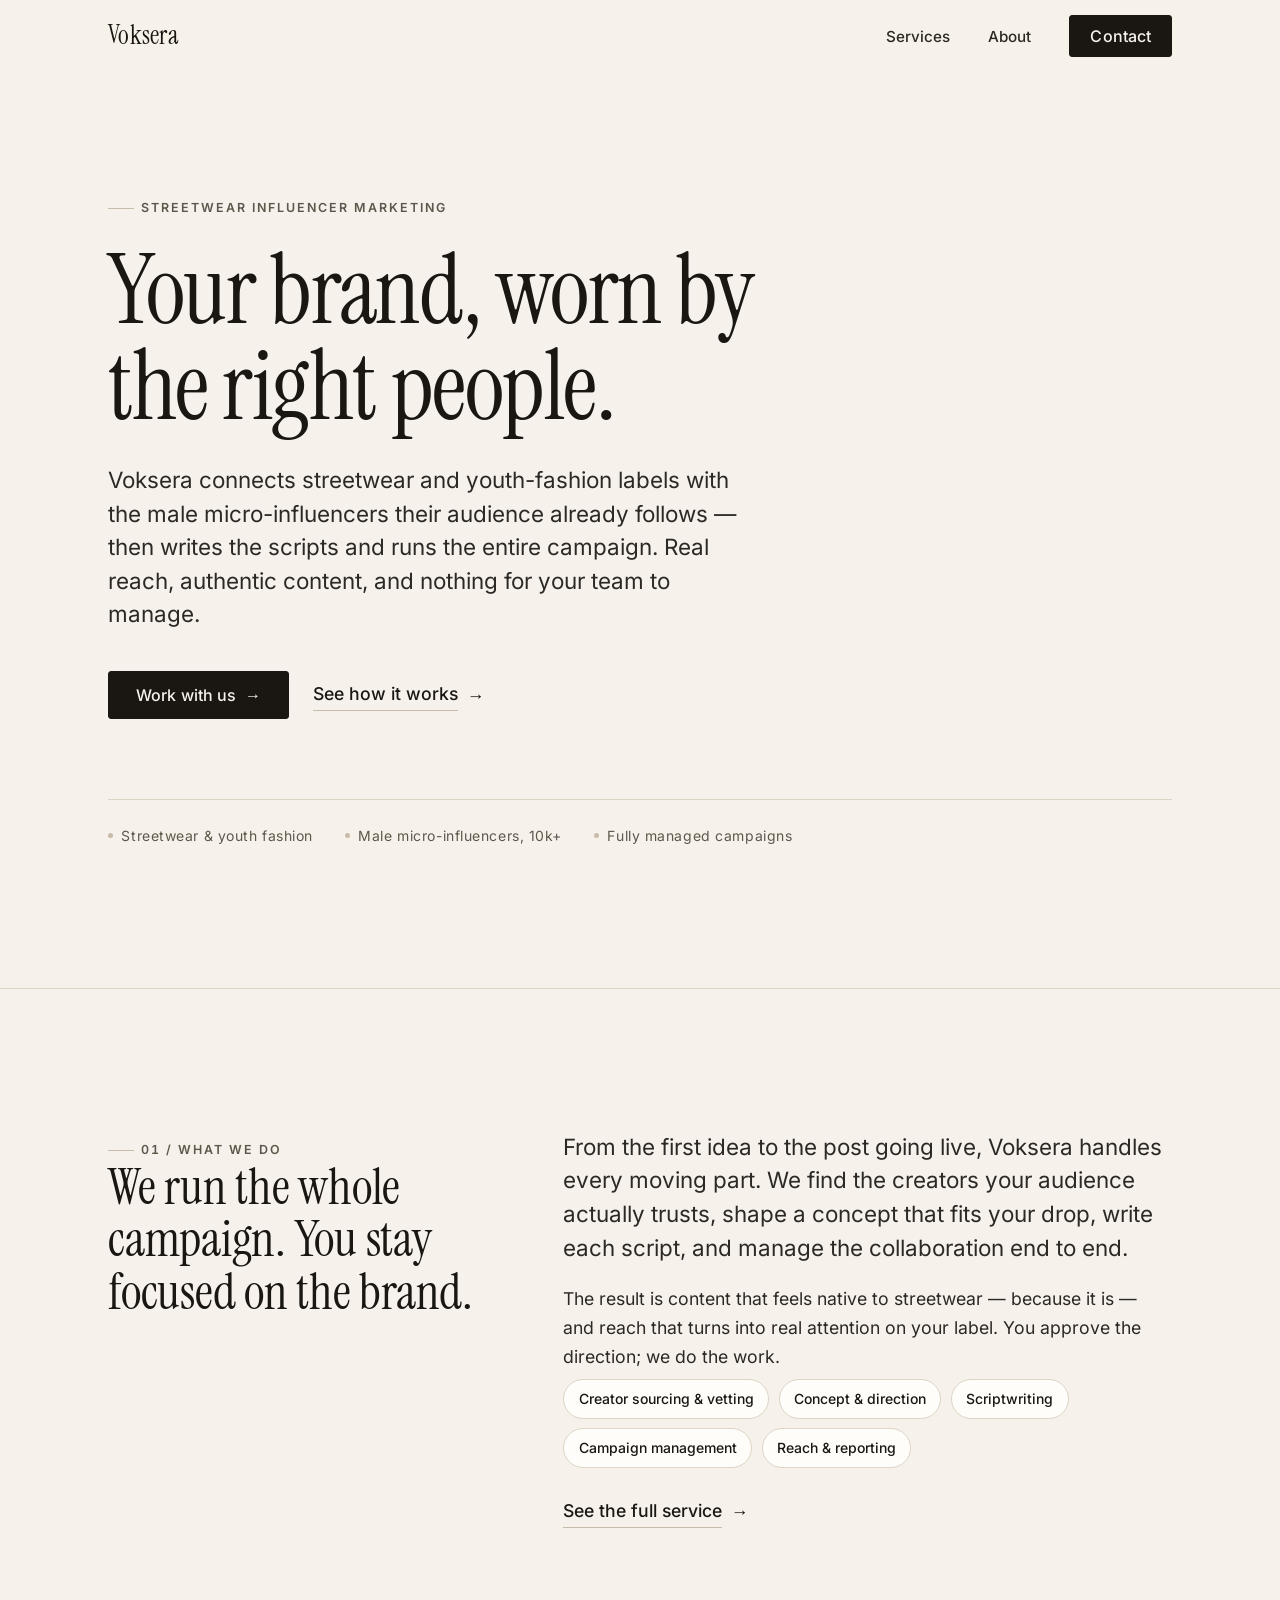
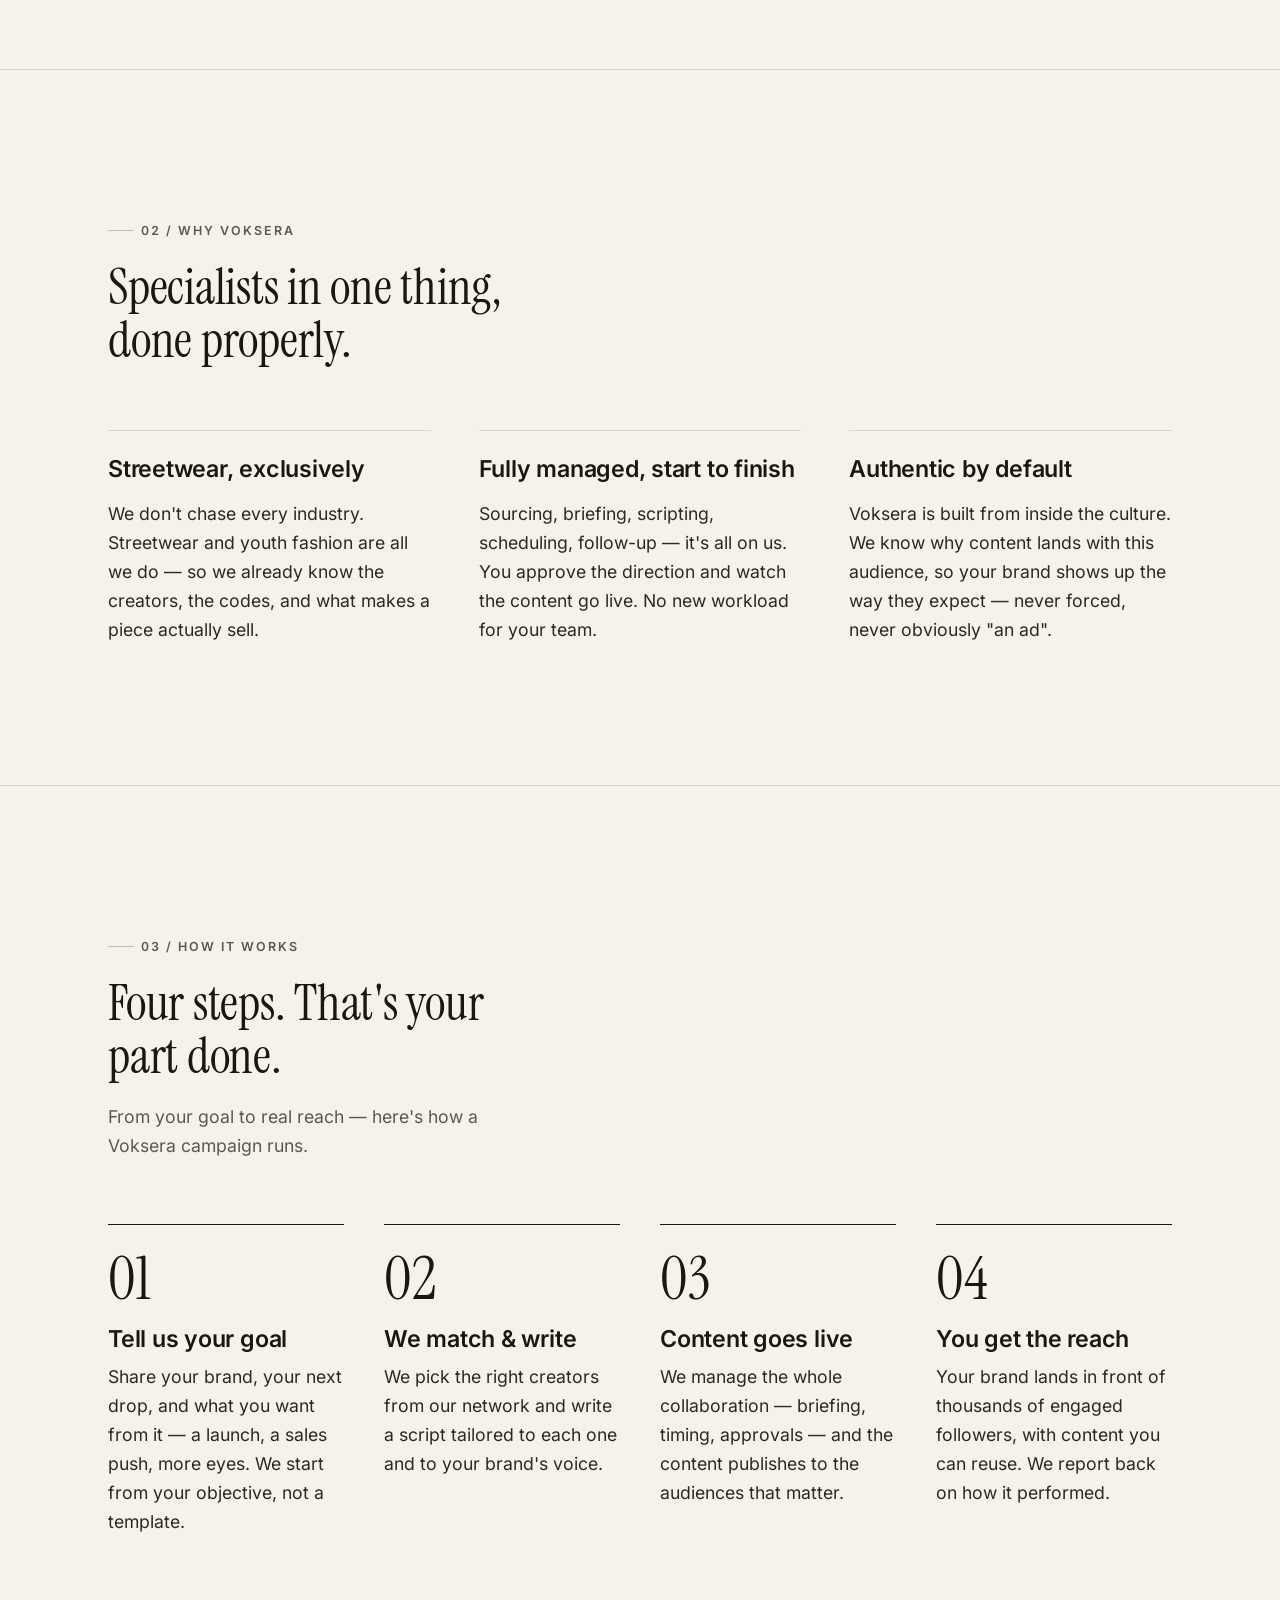
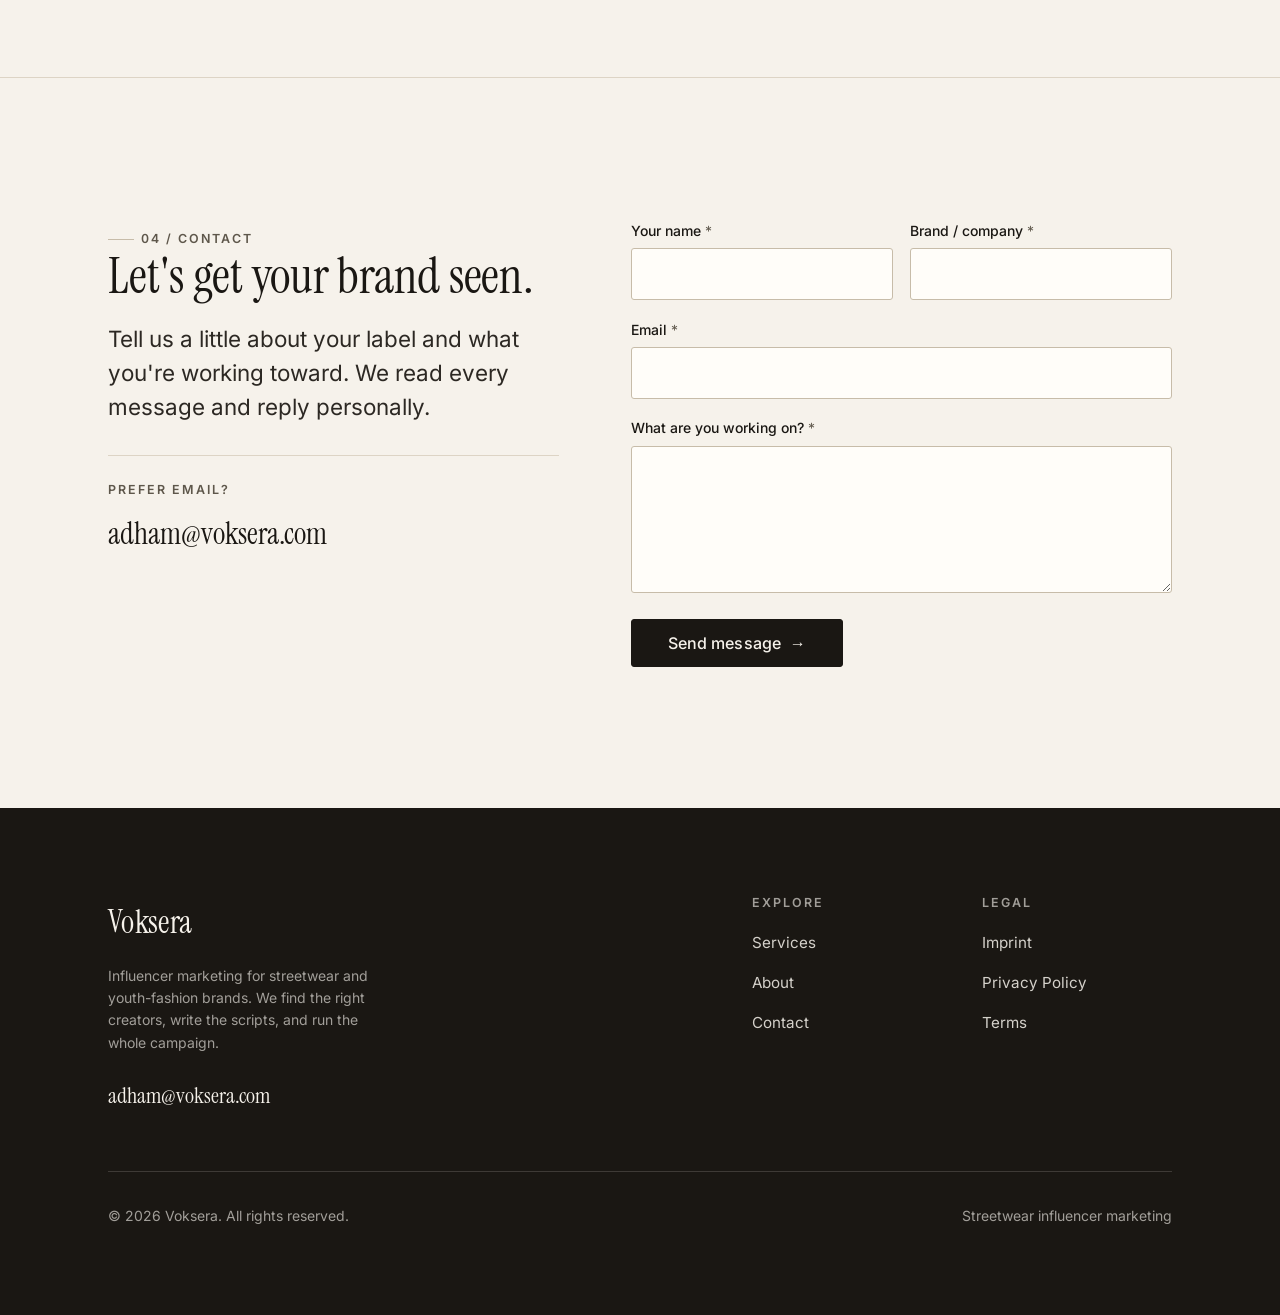
<file: index.html>
<!DOCTYPE html>
<html lang="en">
<head>
  <meta charset="utf-8">
  <meta name="viewport" content="width=device-width, initial-scale=1">
  <title>Voksera — Streetwear influencer marketing, fully managed</title>
  <meta name="description" content="Voksera is an influencer marketing agency for streetwear and youth-fashion brands. We find the right male micro-influencers, write the scripts, and run the whole campaign — so you get real reach with zero effort.">
  <meta name="theme-color" content="#f6f2eb">
  <link rel="icon" href="assets/favicon.svg" type="image/svg+xml">
  <link rel="canonical" href="https://voksera.com/">

  <!-- Open Graph / social -->
  <meta property="og:type" content="website">
  <meta property="og:site_name" content="Voksera">
  <meta property="og:title" content="Voksera — Streetwear influencer marketing, fully managed">
  <meta property="og:description" content="We connect streetwear brands with the right micro-influencers, write the scripts, and run the whole campaign. Real reach, authentic content, zero effort.">
  <meta property="og:url" content="https://voksera.com/">
  <meta name="twitter:card" content="summary_large_image">
  <meta name="twitter:title" content="Voksera — Streetwear influencer marketing, fully managed">
  <meta name="twitter:description" content="We connect streetwear brands with the right micro-influencers, write the scripts, and run the whole campaign.">
  <!-- Optional social preview image: add a 1200×630 PNG at assets/og-image.png and uncomment:
  <meta property="og:image" content="https://voksera.com/assets/og-image.png">
  <meta name="twitter:image" content="https://voksera.com/assets/og-image.png"> -->

  <!-- Self-hosted fonts (no third-party CDN — see css/styles.css for the GDPR rationale) -->
  <link rel="preload" href="fonts/instrument-serif-400.woff2" as="font" type="font/woff2" crossorigin>
  <link rel="preload" href="fonts/inter-variable.woff2" as="font" type="font/woff2" crossorigin>
  <link rel="stylesheet" href="css/styles.css">
</head>
<body>
  <a class="skip-link" href="#main">Skip to content</a>

  <header class="site-header">
    <div class="container">
      <nav class="nav" aria-label="Primary">
        <a class="brand" href="index.html">Voksera</a>
        <ul class="nav-links">
          <li><a href="services.html">Services</a></li>
          <li><a href="about.html">About</a></li>
          <li><a class="btn" href="#contact">Contact</a></li>
        </ul>
        <button class="nav-toggle" type="button" aria-label="Toggle navigation menu"
                aria-expanded="false" aria-controls="mobile-menu">
          <span></span><span></span><span></span>
        </button>
      </nav>
    </div>
  </header>

  <div class="mobile-menu" id="mobile-menu" aria-hidden="true">
    <nav aria-label="Mobile">
      <ul class="menu-links">
        <li><a href="services.html">Services</a></li>
        <li><a href="about.html">About</a></li>
        <li><a href="#contact">Contact</a></li>
      </ul>
      <a class="btn btn--block" href="#contact">Work with us</a>
      <div class="menu-footer">
        <a href="mailto:adham@voksera.com">adham@voksera.com</a>
        <a href="imprint.html">Imprint</a>
        <a href="privacy.html">Privacy</a>
        <a href="terms.html">Terms</a>
      </div>
    </nav>
  </div>

  <main id="main" tabindex="-1">

    <!-- Hero -->
    <section class="hero">
      <div class="container">
        <span class="eyebrow">Streetwear influencer marketing</span>
        <h1>Your brand, worn by the right people.</h1>
        <p class="lead">
          Voksera connects streetwear and youth-fashion labels with the male
          micro-influencers their audience already follows — then writes the
          scripts and runs the entire campaign. Real reach, authentic content,
          and nothing for your team to manage.
        </p>
        <div class="hero-actions">
          <a class="btn" href="#contact">Work with us <span class="arrow" aria-hidden="true">→</span></a>
          <a class="cta-inline" href="#how"><span>See how it works</span><span class="arrow" aria-hidden="true">→</span></a>
        </div>
        <div class="hero-meta">
          <span>Streetwear &amp; youth fashion</span>
          <span>Male micro-influencers, 10k+</span>
          <span>Fully managed campaigns</span>
        </div>
      </div>
    </section>

    <!-- What we do -->
    <section class="section section--hairline" id="what">
      <div class="container">
        <div class="split">
          <div class="split__aside">
            <span class="eyebrow eyebrow--index">01 / What we do</span>
            <h2>We run the whole campaign. You stay focused on the brand.</h2>
          </div>
          <div class="split__body">
            <p class="lead">
              From the first idea to the post going live, Voksera handles every
              moving part. We find the creators your audience actually trusts,
              shape a concept that fits your drop, write each script, and manage
              the collaboration end to end.
            </p>
            <p>
              The result is content that feels native to streetwear — because it
              is — and reach that turns into real attention on your label. You
              approve the direction; we do the work.
            </p>
            <ul class="tags">
              <li>Creator sourcing &amp; vetting</li>
              <li>Concept &amp; direction</li>
              <li>Scriptwriting</li>
              <li>Campaign management</li>
              <li>Reach &amp; reporting</li>
            </ul>
            <p style="margin-top:1.75rem">
              <a class="cta-inline" href="services.html"><span>See the full service</span><span class="arrow" aria-hidden="true">→</span></a>
            </p>
          </div>
        </div>
      </div>
    </section>

    <!-- Why Voksera -->
    <section class="section section--hairline" id="why">
      <div class="container">
        <div class="section-head">
          <span class="eyebrow eyebrow--index">02 / Why Voksera</span>
          <h2>Specialists in one thing, done properly.</h2>
        </div>
        <div class="why-grid">
          <div class="why-item">
            <h3>Streetwear, exclusively</h3>
            <p>
              We don't chase every industry. Streetwear and youth fashion are all
              we do — so we already know the creators, the codes, and what makes a
              piece actually sell.
            </p>
          </div>
          <div class="why-item">
            <h3>Fully managed, start to finish</h3>
            <p>
              Sourcing, briefing, scripting, scheduling, follow-up — it's all on
              us. You approve the direction and watch the content go live. No new
              workload for your team.
            </p>
          </div>
          <div class="why-item">
            <h3>Authentic by default</h3>
            <p>
              Voksera is built from inside the culture. We know why content lands
              with this audience, so your brand shows up the way they expect —
              never forced, never obviously "an ad".
            </p>
          </div>
        </div>
      </div>
    </section>

    <!-- How it works -->
    <section class="section section--hairline" id="how">
      <div class="container">
        <div class="section-head">
          <span class="eyebrow eyebrow--index">03 / How it works</span>
          <h2>Four steps. That's your part done.</h2>
          <p class="muted">From your goal to real reach — here's how a Voksera campaign runs.</p>
        </div>
        <ol class="steps">
          <li class="step">
            <span class="num">01</span>
            <h3>Tell us your goal</h3>
            <p>Share your brand, your next drop, and what you want from it — a launch, a sales push, more eyes. We start from your objective, not a template.</p>
          </li>
          <li class="step">
            <span class="num">02</span>
            <h3>We match &amp; write</h3>
            <p>We pick the right creators from our network and write a script tailored to each one and to your brand's voice.</p>
          </li>
          <li class="step">
            <span class="num">03</span>
            <h3>Content goes live</h3>
            <p>We manage the whole collaboration — briefing, timing, approvals — and the content publishes to the audiences that matter.</p>
          </li>
          <li class="step">
            <span class="num">04</span>
            <h3>You get the reach</h3>
            <p>Your brand lands in front of thousands of engaged followers, with content you can reuse. We report back on how it performed.</p>
          </li>
        </ol>
      </div>
    </section>

    <!-- Contact -->
    <section class="section section--hairline" id="contact">
      <div class="container">
        <div class="contact-grid">
          <div class="contact-aside">
            <span class="eyebrow eyebrow--index">04 / Contact</span>
            <h2>Let's get your brand seen.</h2>
            <p class="lead">
              Tell us a little about your label and what you're working toward.
              We read every message and reply personally.
            </p>
            <div class="contact-direct">
              <span class="label">Prefer email?</span>
              <a href="mailto:adham@voksera.com">adham@voksera.com</a>
            </div>
          </div>

          <!--
            Contact form — wired to Formspree (form ID: xpqngove).
            With JavaScript on, submissions are sent in the background and the
            visitor stays on the page (see js/main.js). Without JavaScript, the
            form posts normally to Formspree's hosted thank-you page.
          -->
          <form class="form" id="contact-form" action="https://formspree.io/f/xpqngove" method="POST">
            <div class="form-row">
              <div class="field">
                <label for="name">Your name <span class="req">*</span></label>
                <input id="name" name="name" type="text" autocomplete="name" required>
              </div>
              <div class="field">
                <label for="brand">Brand / company <span class="req">*</span></label>
                <input id="brand" name="brand" type="text" autocomplete="organization" required>
              </div>
            </div>
            <div class="field">
              <label for="email">Email <span class="req">*</span></label>
              <input id="email" name="email" type="email" autocomplete="email" required>
            </div>
            <div class="field">
              <label for="message">What are you working on? <span class="req">*</span></label>
              <textarea id="message" name="message" rows="5" required></textarea>
            </div>

            <!-- Honeypot: hidden from people, catches bots -->
            <div class="hp" aria-hidden="true">
              <label>Leave this field empty
                <input type="text" name="_gotcha" tabindex="-1" autocomplete="off">
              </label>
            </div>
            <input type="hidden" name="_subject" value="New inquiry via voksera.com">

            <button class="btn" type="submit">Send message <span class="arrow" aria-hidden="true">→</span></button>
            <p class="form-status" id="form-status" role="status" aria-live="polite" hidden></p>
          </form>
        </div>
      </div>
    </section>

  </main>

  <footer class="site-footer">
    <div class="container">
      <div class="footer-top">
        <div class="footer-brand">
          <div class="brand-mark">Voksera</div>
          <p>Influencer marketing for streetwear and youth-fashion brands. We find the right creators, write the scripts, and run the whole campaign.</p>
          <a class="footer-email" href="mailto:adham@voksera.com">adham@voksera.com</a>
        </div>
        <div class="footer-cols">
          <div class="footer-col">
            <h4>Explore</h4>
            <ul>
              <li><a href="services.html">Services</a></li>
              <li><a href="about.html">About</a></li>
              <li><a href="#contact">Contact</a></li>
            </ul>
          </div>
          <div class="footer-col">
            <h4>Legal</h4>
            <ul>
              <li><a href="imprint.html">Imprint</a></li>
              <li><a href="privacy.html">Privacy Policy</a></li>
              <li><a href="terms.html">Terms</a></li>
            </ul>
          </div>
        </div>
      </div>
      <div class="footer-bottom">
        <span>© <span data-year>2026</span> Voksera. All rights reserved.</span>
        <span>Streetwear influencer marketing</span>
      </div>
    </div>
  </footer>

  <script src="js/main.js"></script>
</body>
</html>
</file>
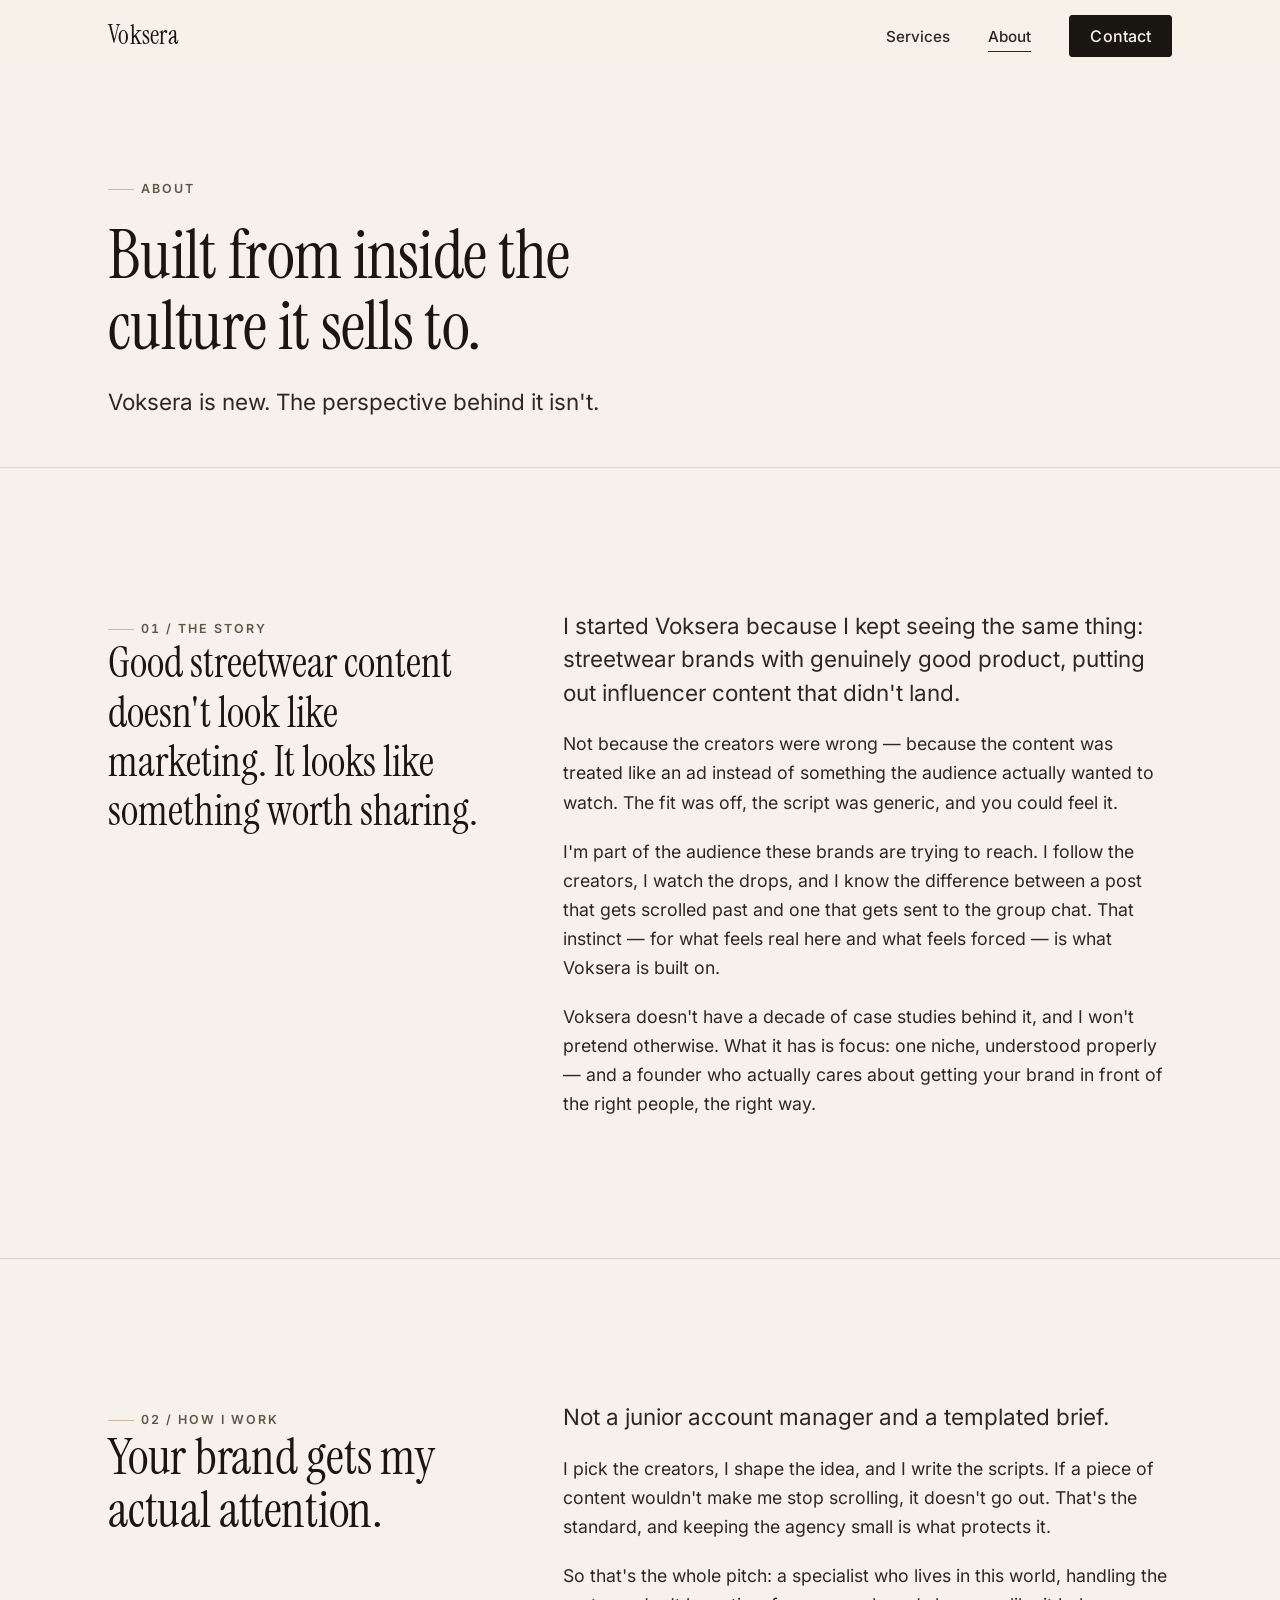
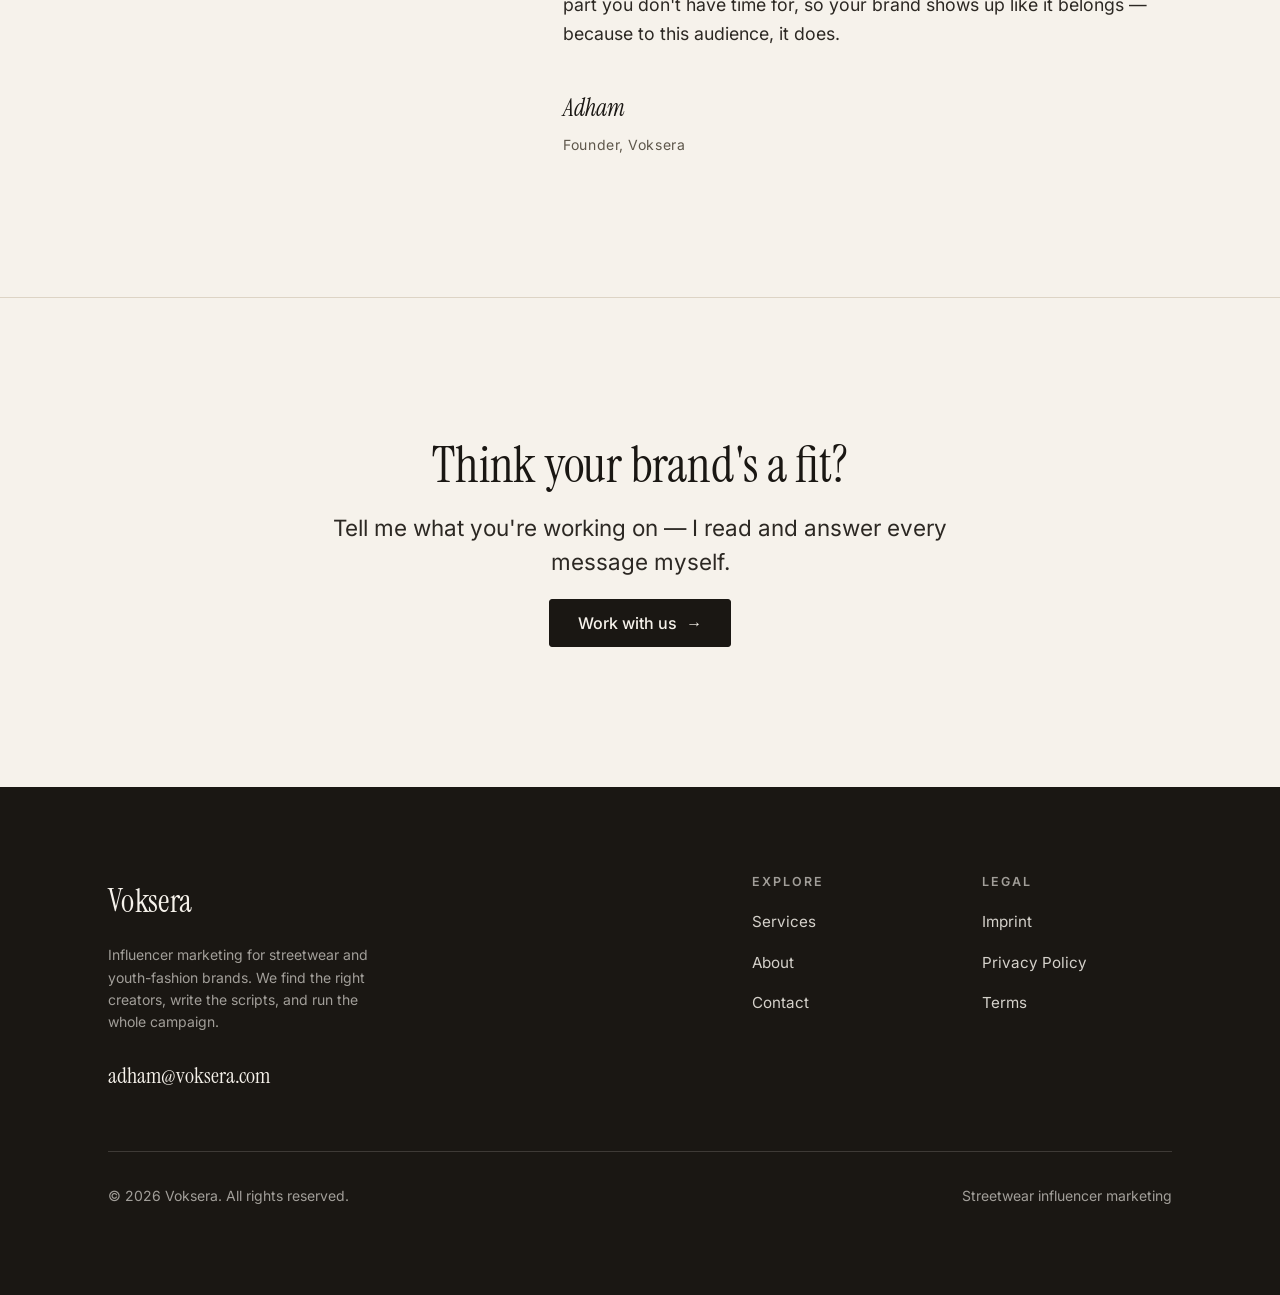
<file: about.html>
<!DOCTYPE html>
<html lang="en">
<head>
  <meta charset="utf-8">
  <meta name="viewport" content="width=device-width, initial-scale=1">
  <title>About — Voksera</title>
  <meta name="description" content="Voksera is built from inside streetwear culture. The founder's story: a specialist who understands the audience and what makes influencer content actually land.">
  <meta name="theme-color" content="#f6f2eb">
  <link rel="icon" href="assets/favicon.svg" type="image/svg+xml">
  <link rel="canonical" href="https://voksera.com/about.html">

  <meta property="og:type" content="website">
  <meta property="og:site_name" content="Voksera">
  <meta property="og:title" content="About — Voksera">
  <meta property="og:description" content="Built from inside the culture it sells to. The founder's story behind Voksera.">
  <meta property="og:url" content="https://voksera.com/about.html">
  <meta name="twitter:card" content="summary_large_image">
  <meta name="twitter:title" content="About — Voksera">
  <meta name="twitter:description" content="Built from inside the culture it sells to.">

  <link rel="preload" href="fonts/instrument-serif-400.woff2" as="font" type="font/woff2" crossorigin>
  <link rel="preload" href="fonts/inter-variable.woff2" as="font" type="font/woff2" crossorigin>
  <link rel="stylesheet" href="css/styles.css">
</head>
<body>
  <a class="skip-link" href="#main">Skip to content</a>

  <header class="site-header">
    <div class="container">
      <nav class="nav" aria-label="Primary">
        <a class="brand" href="index.html">Voksera</a>
        <ul class="nav-links">
          <li><a href="services.html">Services</a></li>
          <li><a href="about.html" aria-current="page">About</a></li>
          <li><a class="btn" href="index.html#contact">Contact</a></li>
        </ul>
        <button class="nav-toggle" type="button" aria-label="Toggle navigation menu"
                aria-expanded="false" aria-controls="mobile-menu">
          <span></span><span></span><span></span>
        </button>
      </nav>
    </div>
  </header>

  <div class="mobile-menu" id="mobile-menu" aria-hidden="true">
    <nav aria-label="Mobile">
      <ul class="menu-links">
        <li><a href="services.html">Services</a></li>
        <li><a href="about.html">About</a></li>
        <li><a href="index.html#contact">Contact</a></li>
      </ul>
      <a class="btn btn--block" href="index.html#contact">Work with us</a>
      <div class="menu-footer">
        <a href="mailto:adham@voksera.com">adham@voksera.com</a>
        <a href="imprint.html">Imprint</a>
        <a href="privacy.html">Privacy</a>
        <a href="terms.html">Terms</a>
      </div>
    </nav>
  </div>

  <main id="main" tabindex="-1">

    <section class="page-head">
      <div class="container">
        <span class="eyebrow">About</span>
        <h1>Built from inside the culture it sells to.</h1>
        <p class="lead">Voksera is new. The perspective behind it isn't.</p>
      </div>
    </section>

    <!-- The story -->
    <section class="section section--hairline" id="story">
      <div class="container">
        <div class="split">
          <div class="split__aside">
            <span class="eyebrow eyebrow--index">01 / The story</span>
            <p class="pullquote">Good streetwear content doesn't look like marketing. It looks like something worth sharing.</p>
          </div>
          <div class="split__body">
            <p class="lead">
              I started Voksera because I kept seeing the same thing: streetwear
              brands with genuinely good product, putting out influencer content
              that didn't land.
            </p>
            <p>
              Not because the creators were wrong — because the content was treated
              like an ad instead of something the audience actually wanted to watch.
              The fit was off, the script was generic, and you could feel it.
            </p>
            <p>
              I'm part of the audience these brands are trying to reach. I follow
              the creators, I watch the drops, and I know the difference between a
              post that gets scrolled past and one that gets sent to the group chat.
              That instinct — for what feels real here and what feels forced — is
              what Voksera is built on.
            </p>

            <!-- OPTIONAL (hidden from visitors): to make this page even stronger than
                 any case study, add 1–2 sentences of personal background here — e.g. how
                 long Adham has been in the streetwear scene, what he did before, or why
                 this niche. Add it as a <p>…</p> right below this comment when ready. -->

            <p>
              Voksera doesn't have a decade of case studies behind it, and I won't
              pretend otherwise. What it has is focus: one niche, understood
              properly — and a founder who actually cares about getting your brand
              in front of the right people, the right way.
            </p>
          </div>
        </div>
      </div>
    </section>

    <!-- The approach -->
    <section class="section section--hairline" id="approach">
      <div class="container">
        <div class="split">
          <div class="split__aside">
            <span class="eyebrow eyebrow--index">02 / How I work</span>
            <h2>Your brand gets my actual attention.</h2>
          </div>
          <div class="split__body">
            <p class="lead">
              Not a junior account manager and a templated brief.
            </p>
            <p>
              I pick the creators, I shape the idea, and I write the scripts. If a
              piece of content wouldn't make me stop scrolling, it doesn't go out.
              That's the standard, and keeping the agency small is what protects it.
            </p>
            <p>
              So that's the whole pitch: a specialist who lives in this world,
              handling the part you don't have time for, so your brand shows up
              like it belongs — because to this audience, it does.
            </p>
            <p class="signature">
              Adham
              <span>Founder, Voksera</span>
            </p>
          </div>
        </div>
      </div>
    </section>

    <!-- CTA -->
    <section class="section section--hairline">
      <div class="container">
        <div class="cta-band">
          <h2>Think your brand's a fit?</h2>
          <p class="lead">Tell me what you're working on — I read and answer every message myself.</p>
          <a class="btn" href="index.html#contact">Work with us <span class="arrow" aria-hidden="true">→</span></a>
        </div>
      </div>
    </section>

  </main>

  <footer class="site-footer">
    <div class="container">
      <div class="footer-top">
        <div class="footer-brand">
          <div class="brand-mark">Voksera</div>
          <p>Influencer marketing for streetwear and youth-fashion brands. We find the right creators, write the scripts, and run the whole campaign.</p>
          <a class="footer-email" href="mailto:adham@voksera.com">adham@voksera.com</a>
        </div>
        <div class="footer-cols">
          <div class="footer-col">
            <h4>Explore</h4>
            <ul>
              <li><a href="services.html">Services</a></li>
              <li><a href="about.html">About</a></li>
              <li><a href="index.html#contact">Contact</a></li>
            </ul>
          </div>
          <div class="footer-col">
            <h4>Legal</h4>
            <ul>
              <li><a href="imprint.html">Imprint</a></li>
              <li><a href="privacy.html">Privacy Policy</a></li>
              <li><a href="terms.html">Terms</a></li>
            </ul>
          </div>
        </div>
      </div>
      <div class="footer-bottom">
        <span>© <span data-year>2026</span> Voksera. All rights reserved.</span>
        <span>Streetwear influencer marketing</span>
      </div>
    </div>
  </footer>

  <script src="js/main.js"></script>
</body>
</html>
</file>
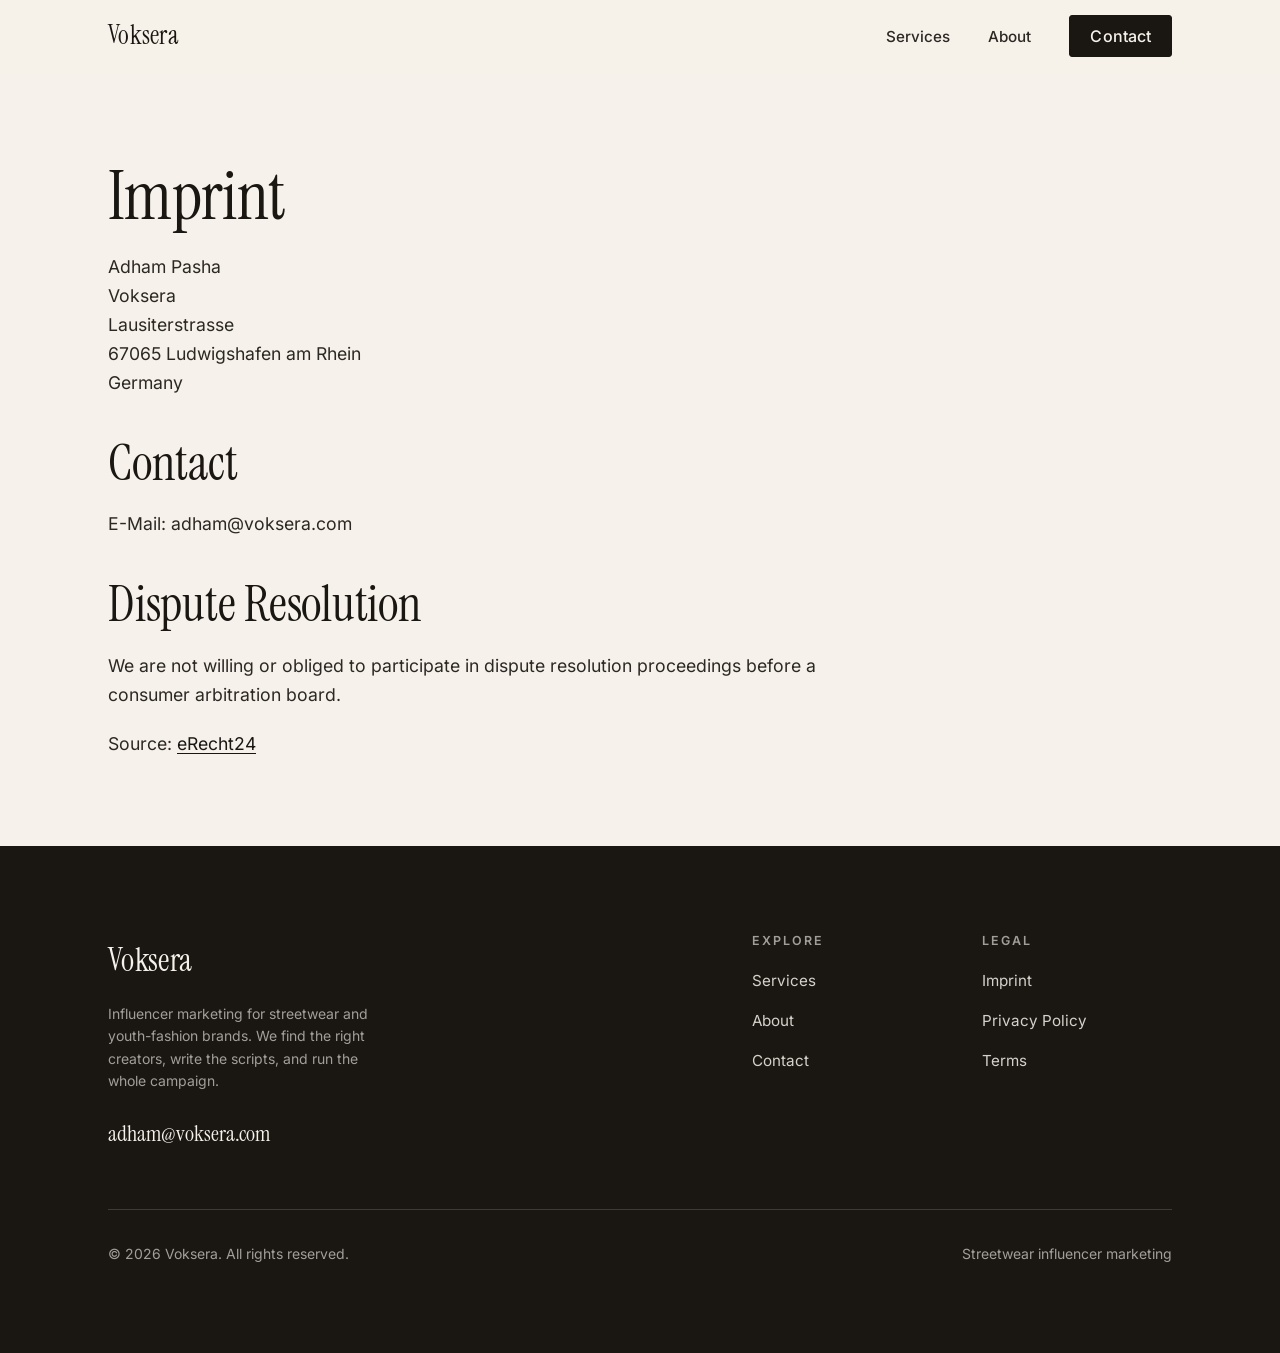
<file: imprint.html>
<!DOCTYPE html>
<html lang="en">
<head>
  <meta charset="utf-8">
  <meta name="viewport" content="width=device-width, initial-scale=1">
  <title>Imprint — Voksera</title>
  <meta name="description" content="Imprint (Impressum) for Voksera.">
  <meta name="robots" content="noindex">
  <meta name="theme-color" content="#f6f2eb">
  <link rel="icon" href="assets/favicon.svg" type="image/svg+xml">
  <link rel="canonical" href="https://voksera.com/imprint.html">

  <link rel="preload" href="fonts/instrument-serif-400.woff2" as="font" type="font/woff2" crossorigin>
  <link rel="preload" href="fonts/inter-variable.woff2" as="font" type="font/woff2" crossorigin>
  <link rel="stylesheet" href="css/styles.css">
</head>
<body>
  <a class="skip-link" href="#main">Skip to content</a>

  <header class="site-header">
    <div class="container">
      <nav class="nav" aria-label="Primary">
        <a class="brand" href="index.html">Voksera</a>
        <ul class="nav-links">
          <li><a href="services.html">Services</a></li>
          <li><a href="about.html">About</a></li>
          <li><a class="btn" href="index.html#contact">Contact</a></li>
        </ul>
        <button class="nav-toggle" type="button" aria-label="Toggle navigation menu"
                aria-expanded="false" aria-controls="mobile-menu">
          <span></span><span></span><span></span>
        </button>
      </nav>
    </div>
  </header>

  <div class="mobile-menu" id="mobile-menu" aria-hidden="true">
    <nav aria-label="Mobile">
      <ul class="menu-links">
        <li><a href="services.html">Services</a></li>
        <li><a href="about.html">About</a></li>
        <li><a href="index.html#contact">Contact</a></li>
      </ul>
      <a class="btn btn--block" href="index.html#contact">Work with us</a>
      <div class="menu-footer">
        <a href="mailto:adham@voksera.com">adham@voksera.com</a>
        <a href="imprint.html">Imprint</a>
        <a href="privacy.html">Privacy</a>
        <a href="terms.html">Terms</a>
      </div>
    </nav>
  </div>

  <main id="main" tabindex="-1">
    <section class="section--tight">
      <div class="container">
        <div class="prose">
          <h1>Imprint</h1>
          <p>Adham Pasha<br>Voksera<br>Lausiterstrasse<br>67065 Ludwigshafen am Rhein<br>Germany</p>
          <h2>Contact</h2>
          <p>E-Mail: adham@voksera.com</p>
          <h2>Dispute Resolution</h2>
          <p>We are not willing or obliged to participate in dispute resolution proceedings before a consumer arbitration board.</p>
          <p>Source: <a href="https://www.e-recht24.de">eRecht24</a></p>
        </div>
      </div>
    </section>
  </main>

  <footer class="site-footer">
    <div class="container">
      <div class="footer-top">
        <div class="footer-brand">
          <div class="brand-mark">Voksera</div>
          <p>Influencer marketing for streetwear and youth-fashion brands. We find the right creators, write the scripts, and run the whole campaign.</p>
          <a class="footer-email" href="mailto:adham@voksera.com">adham@voksera.com</a>
        </div>
        <div class="footer-cols">
          <div class="footer-col">
            <h4>Explore</h4>
            <ul>
              <li><a href="services.html">Services</a></li>
              <li><a href="about.html">About</a></li>
              <li><a href="index.html#contact">Contact</a></li>
            </ul>
          </div>
          <div class="footer-col">
            <h4>Legal</h4>
            <ul>
              <li><a href="imprint.html">Imprint</a></li>
              <li><a href="privacy.html">Privacy Policy</a></li>
              <li><a href="terms.html">Terms</a></li>
            </ul>
          </div>
        </div>
      </div>
      <div class="footer-bottom">
        <span>© <span data-year>2026</span> Voksera. All rights reserved.</span>
        <span>Streetwear influencer marketing</span>
      </div>
    </div>
  </footer>

  <script src="js/main.js"></script>
</body>
</html>
</file>
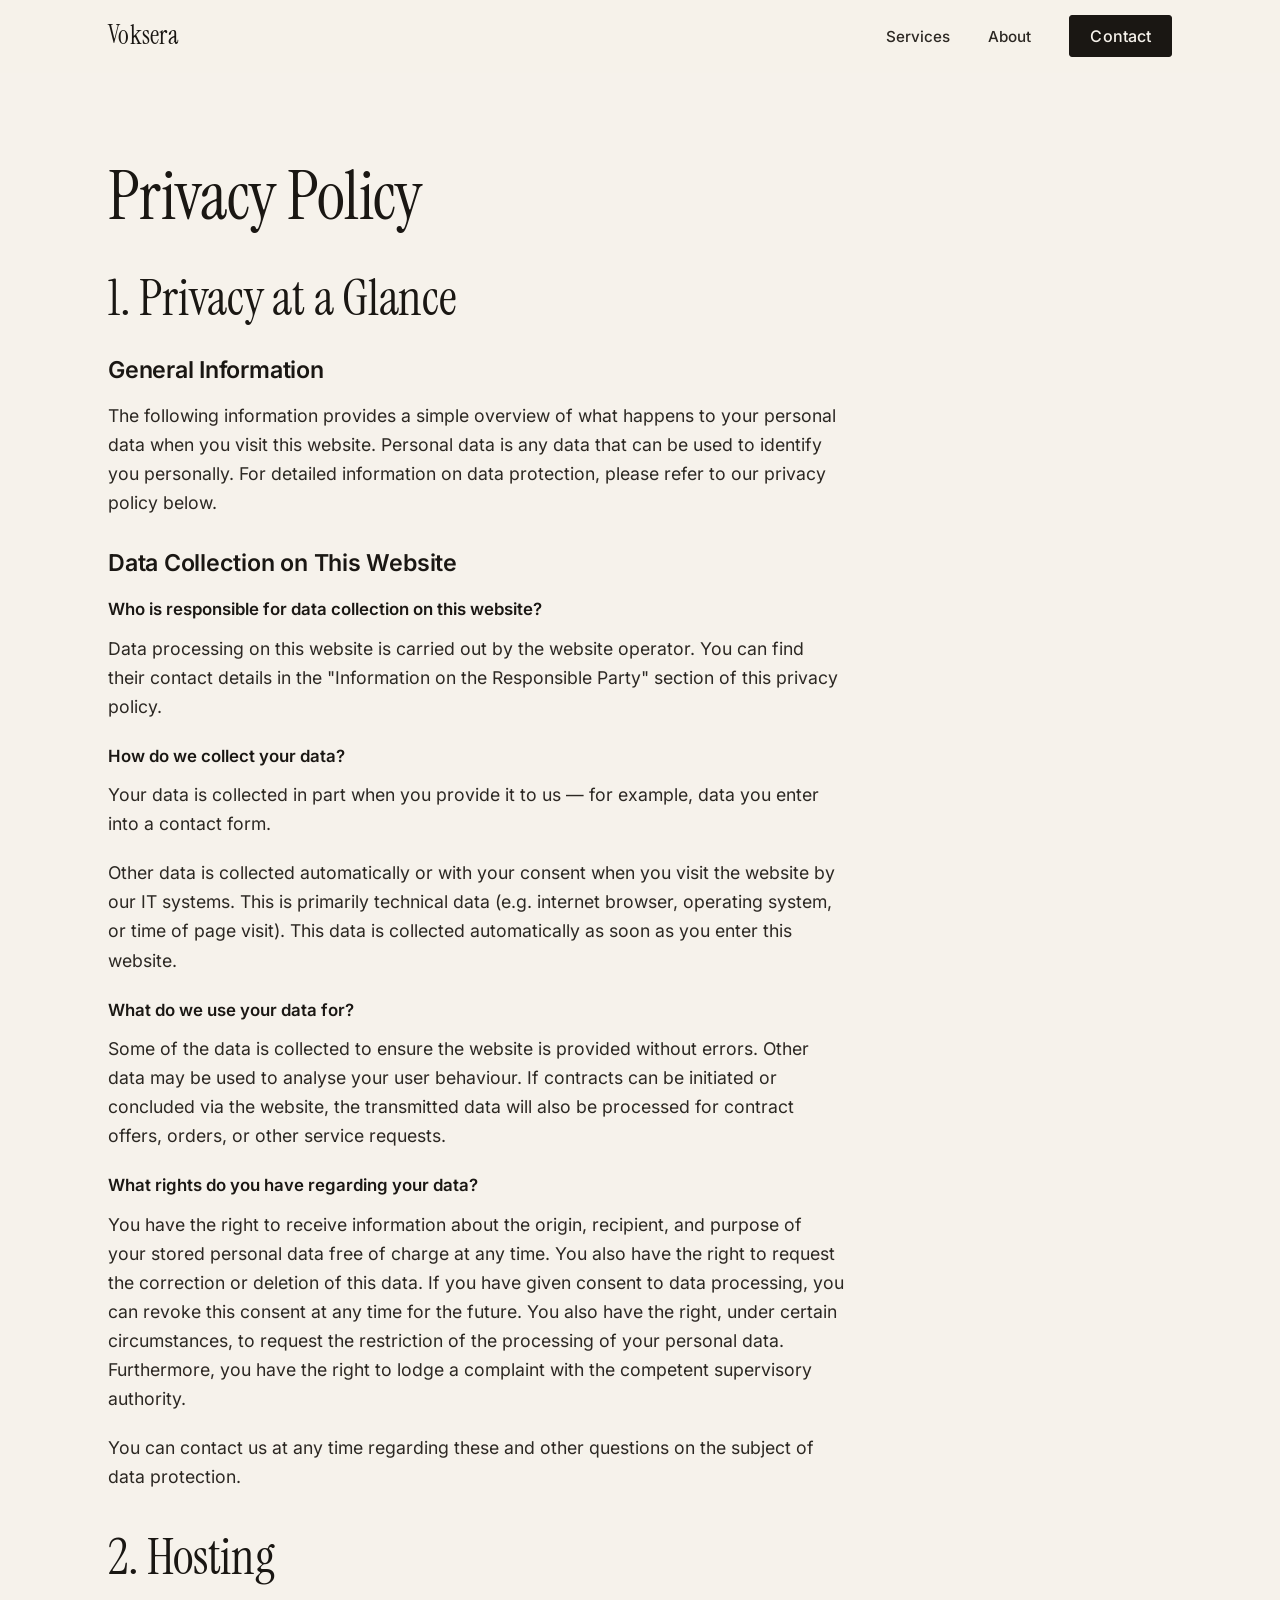
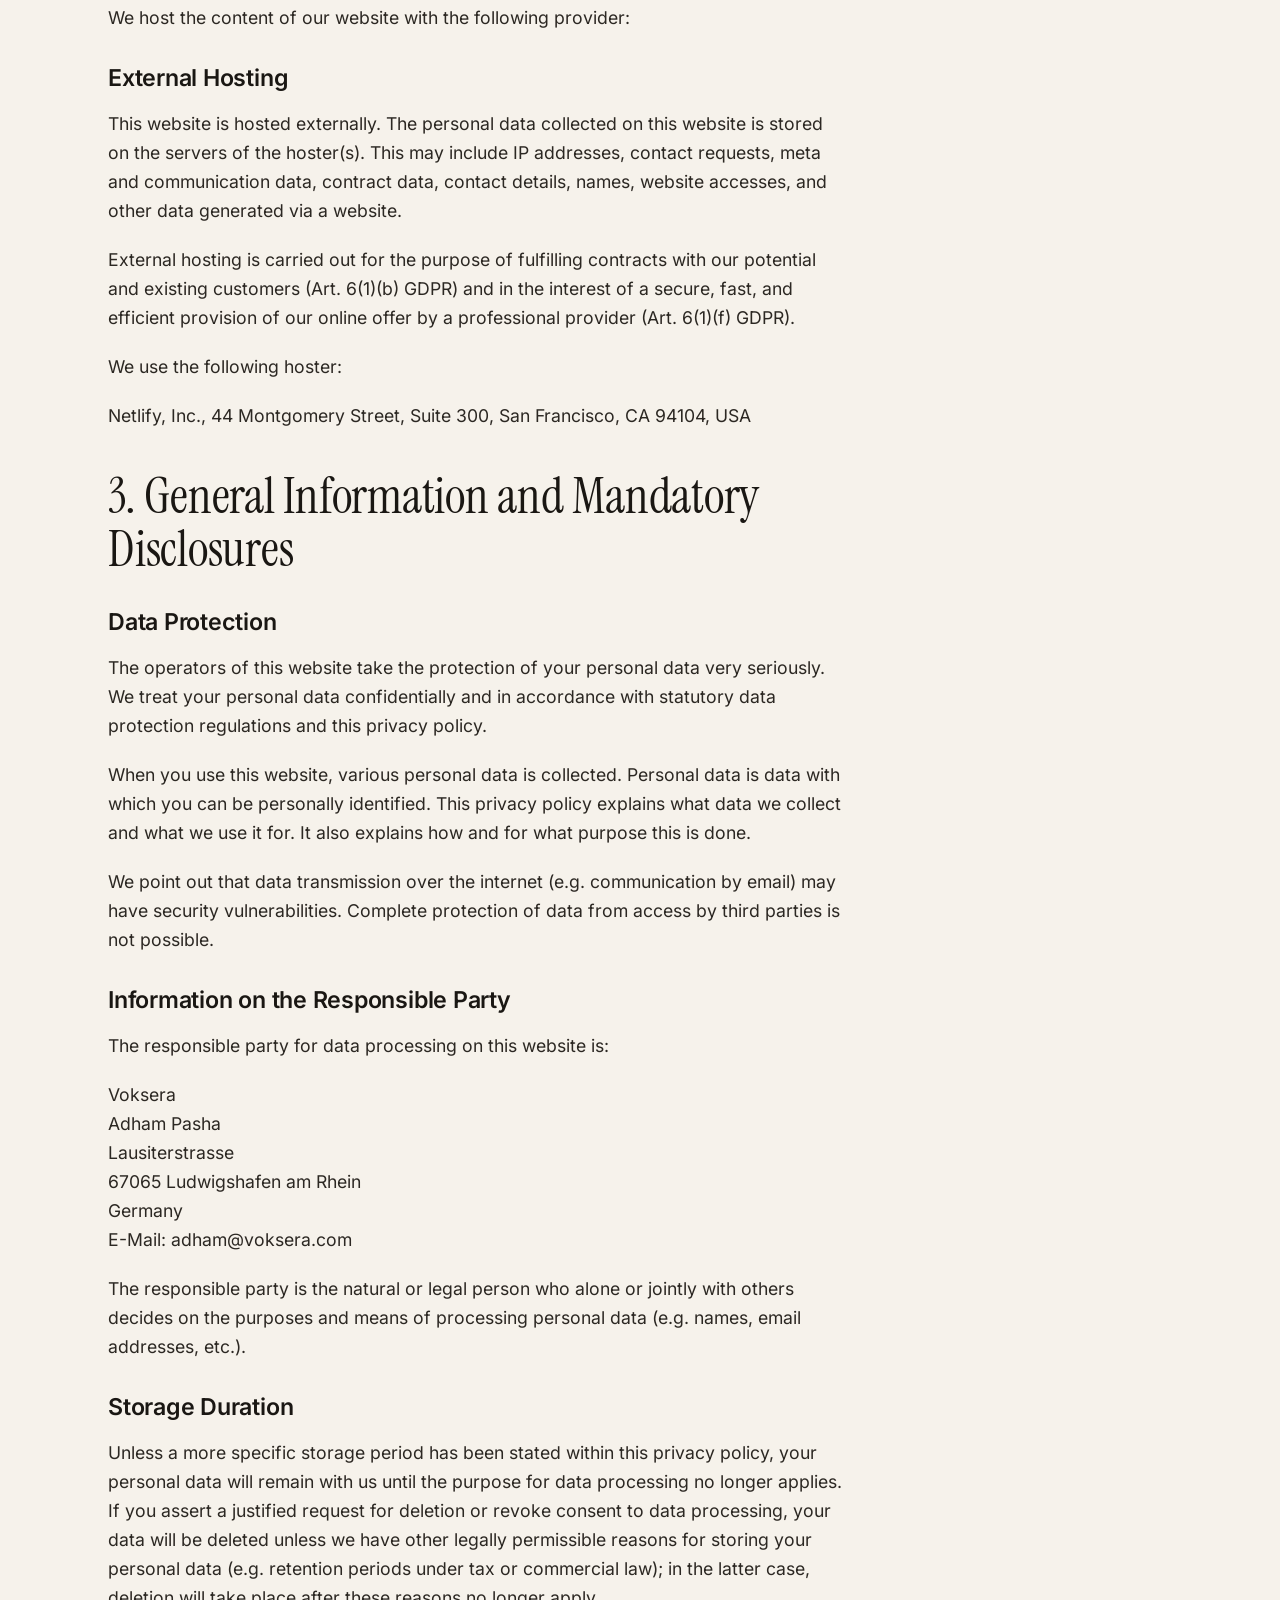
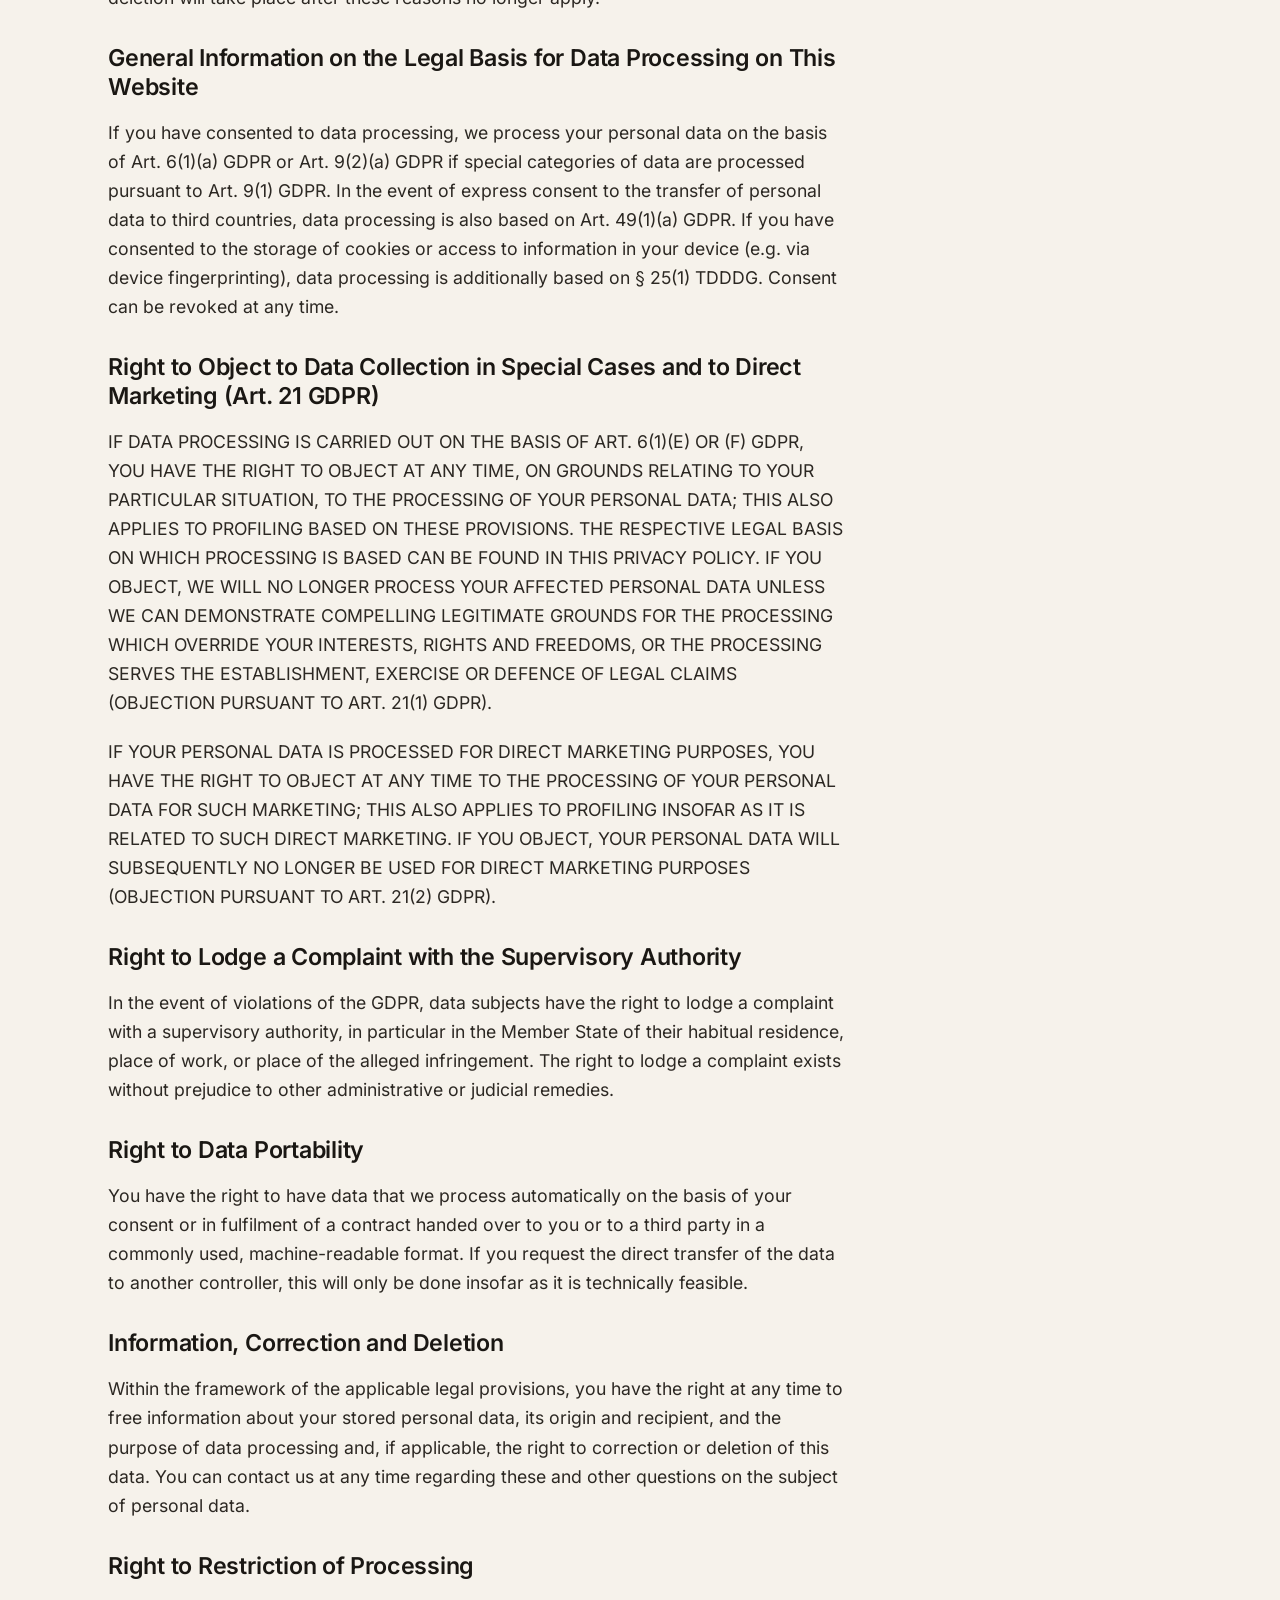
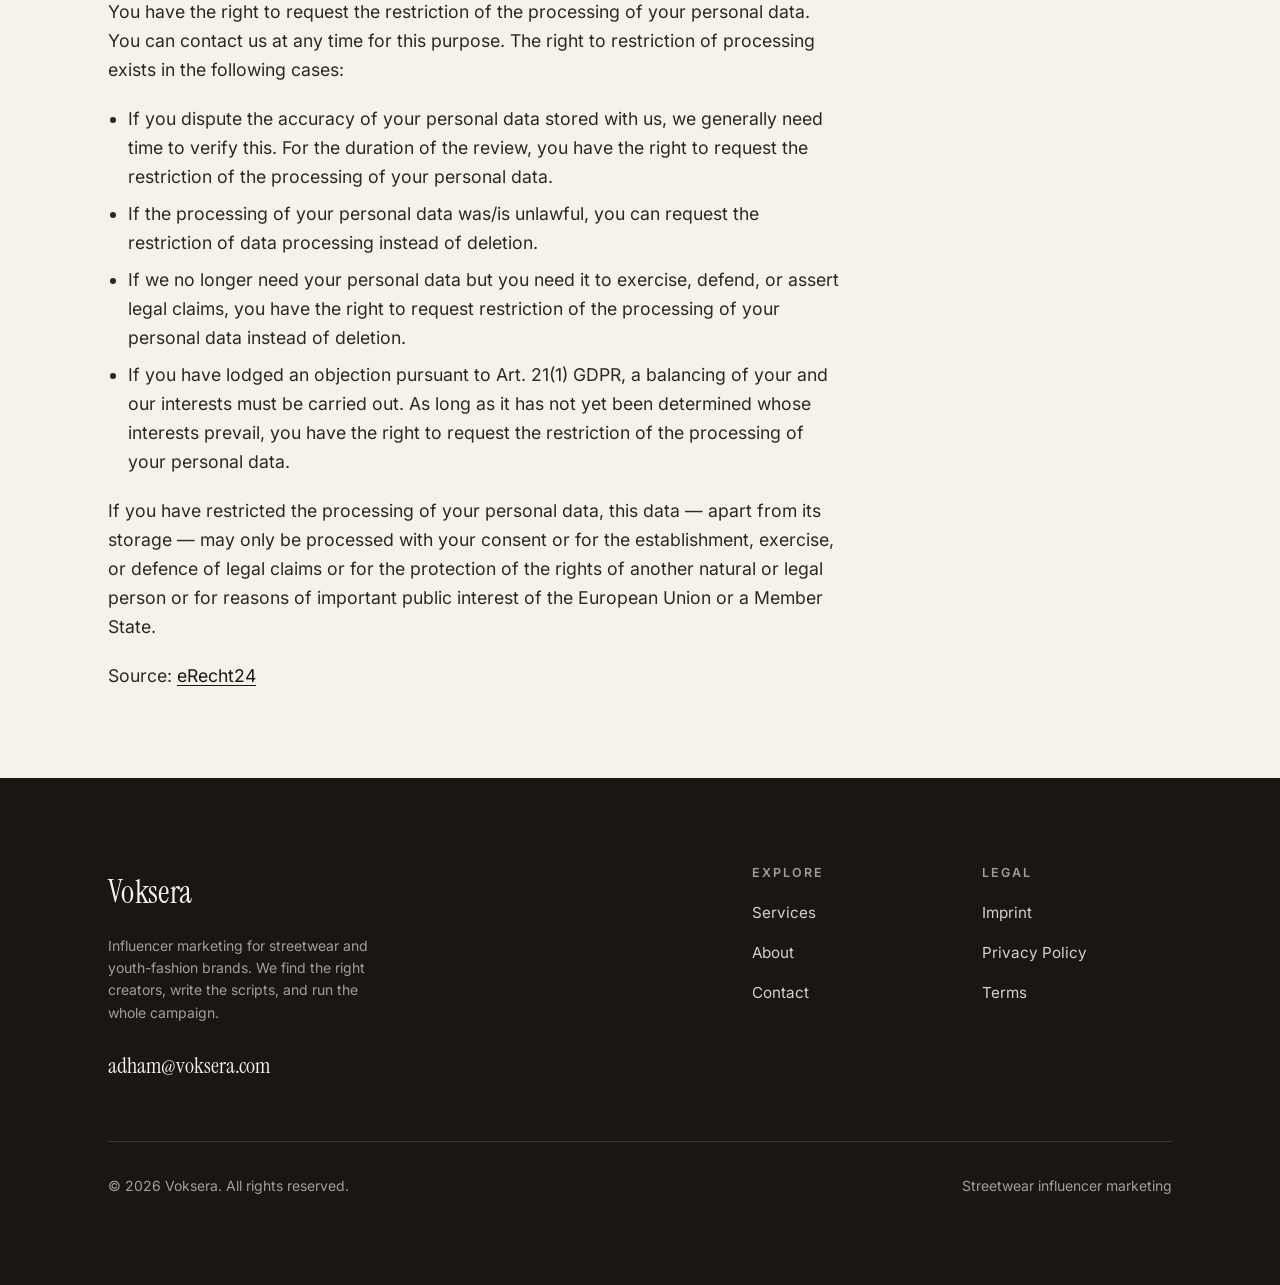
<file: privacy.html>
<!DOCTYPE html>
<html lang="en">
<head>
  <meta charset="utf-8">
  <meta name="viewport" content="width=device-width, initial-scale=1">
  <title>Privacy Policy — Voksera</title>
  <meta name="description" content="Privacy Policy (Datenschutzerklärung) for Voksera.">
  <meta name="robots" content="noindex">
  <meta name="theme-color" content="#f6f2eb">
  <link rel="icon" href="assets/favicon.svg" type="image/svg+xml">
  <link rel="canonical" href="https://voksera.com/privacy.html">

  <link rel="preload" href="fonts/instrument-serif-400.woff2" as="font" type="font/woff2" crossorigin>
  <link rel="preload" href="fonts/inter-variable.woff2" as="font" type="font/woff2" crossorigin>
  <link rel="stylesheet" href="css/styles.css">
</head>
<body>
  <a class="skip-link" href="#main">Skip to content</a>

  <header class="site-header">
    <div class="container">
      <nav class="nav" aria-label="Primary">
        <a class="brand" href="index.html">Voksera</a>
        <ul class="nav-links">
          <li><a href="services.html">Services</a></li>
          <li><a href="about.html">About</a></li>
          <li><a class="btn" href="index.html#contact">Contact</a></li>
        </ul>
        <button class="nav-toggle" type="button" aria-label="Toggle navigation menu"
                aria-expanded="false" aria-controls="mobile-menu">
          <span></span><span></span><span></span>
        </button>
      </nav>
    </div>
  </header>

  <div class="mobile-menu" id="mobile-menu" aria-hidden="true">
    <nav aria-label="Mobile">
      <ul class="menu-links">
        <li><a href="services.html">Services</a></li>
        <li><a href="about.html">About</a></li>
        <li><a href="index.html#contact">Contact</a></li>
      </ul>
      <a class="btn btn--block" href="index.html#contact">Work with us</a>
      <div class="menu-footer">
        <a href="mailto:adham@voksera.com">adham@voksera.com</a>
        <a href="imprint.html">Imprint</a>
        <a href="privacy.html">Privacy</a>
        <a href="terms.html">Terms</a>
      </div>
    </nav>
  </div>

  <main id="main" tabindex="-1">
    <section class="section--tight">
      <div class="container">
        <div class="prose">

          <h1>Privacy Policy</h1>

          <h2>1. Privacy at a Glance</h2>

          <h3>General Information</h3>
          <p>The following information provides a simple overview of what happens to your personal data when you visit this website. Personal data is any data that can be used to identify you personally. For detailed information on data protection, please refer to our privacy policy below.</p>

          <h3>Data Collection on This Website</h3>

          <h4>Who is responsible for data collection on this website?</h4>
          <p>Data processing on this website is carried out by the website operator. You can find their contact details in the "Information on the Responsible Party" section of this privacy policy.</p>

          <h4>How do we collect your data?</h4>
          <p>Your data is collected in part when you provide it to us — for example, data you enter into a contact form.</p>
          <p>Other data is collected automatically or with your consent when you visit the website by our IT systems. This is primarily technical data (e.g. internet browser, operating system, or time of page visit). This data is collected automatically as soon as you enter this website.</p>

          <h4>What do we use your data for?</h4>
          <p>Some of the data is collected to ensure the website is provided without errors. Other data may be used to analyse your user behaviour. If contracts can be initiated or concluded via the website, the transmitted data will also be processed for contract offers, orders, or other service requests.</p>

          <h4>What rights do you have regarding your data?</h4>
          <p>You have the right to receive information about the origin, recipient, and purpose of your stored personal data free of charge at any time. You also have the right to request the correction or deletion of this data. If you have given consent to data processing, you can revoke this consent at any time for the future. You also have the right, under certain circumstances, to request the restriction of the processing of your personal data. Furthermore, you have the right to lodge a complaint with the competent supervisory authority.</p>
          <p>You can contact us at any time regarding these and other questions on the subject of data protection.</p>

          <h2>2. Hosting</h2>
          <p>We host the content of our website with the following provider:</p>

          <h3>External Hosting</h3>
          <p>This website is hosted externally. The personal data collected on this website is stored on the servers of the hoster(s). This may include IP addresses, contact requests, meta and communication data, contract data, contact details, names, website accesses, and other data generated via a website.</p>
          <p>External hosting is carried out for the purpose of fulfilling contracts with our potential and existing customers (Art. 6(1)(b) GDPR) and in the interest of a secure, fast, and efficient provision of our online offer by a professional provider (Art. 6(1)(f) GDPR).</p>
          <p>We use the following hoster:</p>
          <p>Netlify, Inc., 44 Montgomery Street, Suite 300, San Francisco, CA 94104, USA</p>

          <h2>3. General Information and Mandatory Disclosures</h2>

          <h3>Data Protection</h3>
          <p>The operators of this website take the protection of your personal data very seriously. We treat your personal data confidentially and in accordance with statutory data protection regulations and this privacy policy.</p>
          <p>When you use this website, various personal data is collected. Personal data is data with which you can be personally identified. This privacy policy explains what data we collect and what we use it for. It also explains how and for what purpose this is done.</p>
          <p>We point out that data transmission over the internet (e.g. communication by email) may have security vulnerabilities. Complete protection of data from access by third parties is not possible.</p>

          <h3>Information on the Responsible Party</h3>
          <p>The responsible party for data processing on this website is:</p>
          <p>
            Voksera<br>
            Adham Pasha<br>
            Lausiterstrasse<br>
            67065 Ludwigshafen am Rhein<br>
            Germany<br>
            E-Mail: adham@voksera.com
          </p>
          <p>The responsible party is the natural or legal person who alone or jointly with others decides on the purposes and means of processing personal data (e.g. names, email addresses, etc.).</p>

          <h3>Storage Duration</h3>
          <p>Unless a more specific storage period has been stated within this privacy policy, your personal data will remain with us until the purpose for data processing no longer applies. If you assert a justified request for deletion or revoke consent to data processing, your data will be deleted unless we have other legally permissible reasons for storing your personal data (e.g. retention periods under tax or commercial law); in the latter case, deletion will take place after these reasons no longer apply.</p>

          <h3>General Information on the Legal Basis for Data Processing on This Website</h3>
          <p>If you have consented to data processing, we process your personal data on the basis of Art. 6(1)(a) GDPR or Art. 9(2)(a) GDPR if special categories of data are processed pursuant to Art. 9(1) GDPR. In the event of express consent to the transfer of personal data to third countries, data processing is also based on Art. 49(1)(a) GDPR. If you have consented to the storage of cookies or access to information in your device (e.g. via device fingerprinting), data processing is additionally based on § 25(1) TDDDG. Consent can be revoked at any time.</p>

          <h3>Right to Object to Data Collection in Special Cases and to Direct Marketing (Art. 21 GDPR)</h3>
          <p>IF DATA PROCESSING IS CARRIED OUT ON THE BASIS OF ART. 6(1)(E) OR (F) GDPR, YOU HAVE THE RIGHT TO OBJECT AT ANY TIME, ON GROUNDS RELATING TO YOUR PARTICULAR SITUATION, TO THE PROCESSING OF YOUR PERSONAL DATA; THIS ALSO APPLIES TO PROFILING BASED ON THESE PROVISIONS. THE RESPECTIVE LEGAL BASIS ON WHICH PROCESSING IS BASED CAN BE FOUND IN THIS PRIVACY POLICY. IF YOU OBJECT, WE WILL NO LONGER PROCESS YOUR AFFECTED PERSONAL DATA UNLESS WE CAN DEMONSTRATE COMPELLING LEGITIMATE GROUNDS FOR THE PROCESSING WHICH OVERRIDE YOUR INTERESTS, RIGHTS AND FREEDOMS, OR THE PROCESSING SERVES THE ESTABLISHMENT, EXERCISE OR DEFENCE OF LEGAL CLAIMS (OBJECTION PURSUANT TO ART. 21(1) GDPR).</p>
          <p>IF YOUR PERSONAL DATA IS PROCESSED FOR DIRECT MARKETING PURPOSES, YOU HAVE THE RIGHT TO OBJECT AT ANY TIME TO THE PROCESSING OF YOUR PERSONAL DATA FOR SUCH MARKETING; THIS ALSO APPLIES TO PROFILING INSOFAR AS IT IS RELATED TO SUCH DIRECT MARKETING. IF YOU OBJECT, YOUR PERSONAL DATA WILL SUBSEQUENTLY NO LONGER BE USED FOR DIRECT MARKETING PURPOSES (OBJECTION PURSUANT TO ART. 21(2) GDPR).</p>

          <h3>Right to Lodge a Complaint with the Supervisory Authority</h3>
          <p>In the event of violations of the GDPR, data subjects have the right to lodge a complaint with a supervisory authority, in particular in the Member State of their habitual residence, place of work, or place of the alleged infringement. The right to lodge a complaint exists without prejudice to other administrative or judicial remedies.</p>

          <h3>Right to Data Portability</h3>
          <p>You have the right to have data that we process automatically on the basis of your consent or in fulfilment of a contract handed over to you or to a third party in a commonly used, machine-readable format. If you request the direct transfer of the data to another controller, this will only be done insofar as it is technically feasible.</p>

          <h3>Information, Correction and Deletion</h3>
          <p>Within the framework of the applicable legal provisions, you have the right at any time to free information about your stored personal data, its origin and recipient, and the purpose of data processing and, if applicable, the right to correction or deletion of this data. You can contact us at any time regarding these and other questions on the subject of personal data.</p>

          <h3>Right to Restriction of Processing</h3>
          <p>You have the right to request the restriction of the processing of your personal data. You can contact us at any time for this purpose. The right to restriction of processing exists in the following cases:</p>
          <ul>
            <li>If you dispute the accuracy of your personal data stored with us, we generally need time to verify this. For the duration of the review, you have the right to request the restriction of the processing of your personal data.</li>
            <li>If the processing of your personal data was/is unlawful, you can request the restriction of data processing instead of deletion.</li>
            <li>If we no longer need your personal data but you need it to exercise, defend, or assert legal claims, you have the right to request restriction of the processing of your personal data instead of deletion.</li>
            <li>If you have lodged an objection pursuant to Art. 21(1) GDPR, a balancing of your and our interests must be carried out. As long as it has not yet been determined whose interests prevail, you have the right to request the restriction of the processing of your personal data.</li>
          </ul>
          <p>If you have restricted the processing of your personal data, this data — apart from its storage — may only be processed with your consent or for the establishment, exercise, or defence of legal claims or for the protection of the rights of another natural or legal person or for reasons of important public interest of the European Union or a Member State.</p>

          <p>Source: <a href="https://www.e-recht24.de">eRecht24</a></p>

        </div>
      </div>
    </section>
  </main>

  <footer class="site-footer">
    <div class="container">
      <div class="footer-top">
        <div class="footer-brand">
          <div class="brand-mark">Voksera</div>
          <p>Influencer marketing for streetwear and youth-fashion brands. We find the right creators, write the scripts, and run the whole campaign.</p>
          <a class="footer-email" href="mailto:adham@voksera.com">adham@voksera.com</a>
        </div>
        <div class="footer-cols">
          <div class="footer-col">
            <h4>Explore</h4>
            <ul>
              <li><a href="services.html">Services</a></li>
              <li><a href="about.html">About</a></li>
              <li><a href="index.html#contact">Contact</a></li>
            </ul>
          </div>
          <div class="footer-col">
            <h4>Legal</h4>
            <ul>
              <li><a href="imprint.html">Imprint</a></li>
              <li><a href="privacy.html">Privacy Policy</a></li>
              <li><a href="terms.html">Terms</a></li>
            </ul>
          </div>
        </div>
      </div>
      <div class="footer-bottom">
        <span>© <span data-year>2026</span> Voksera. All rights reserved.</span>
        <span>Streetwear influencer marketing</span>
      </div>
    </div>
  </footer>

  <script src="js/main.js"></script>
</body>
</html>
</file>
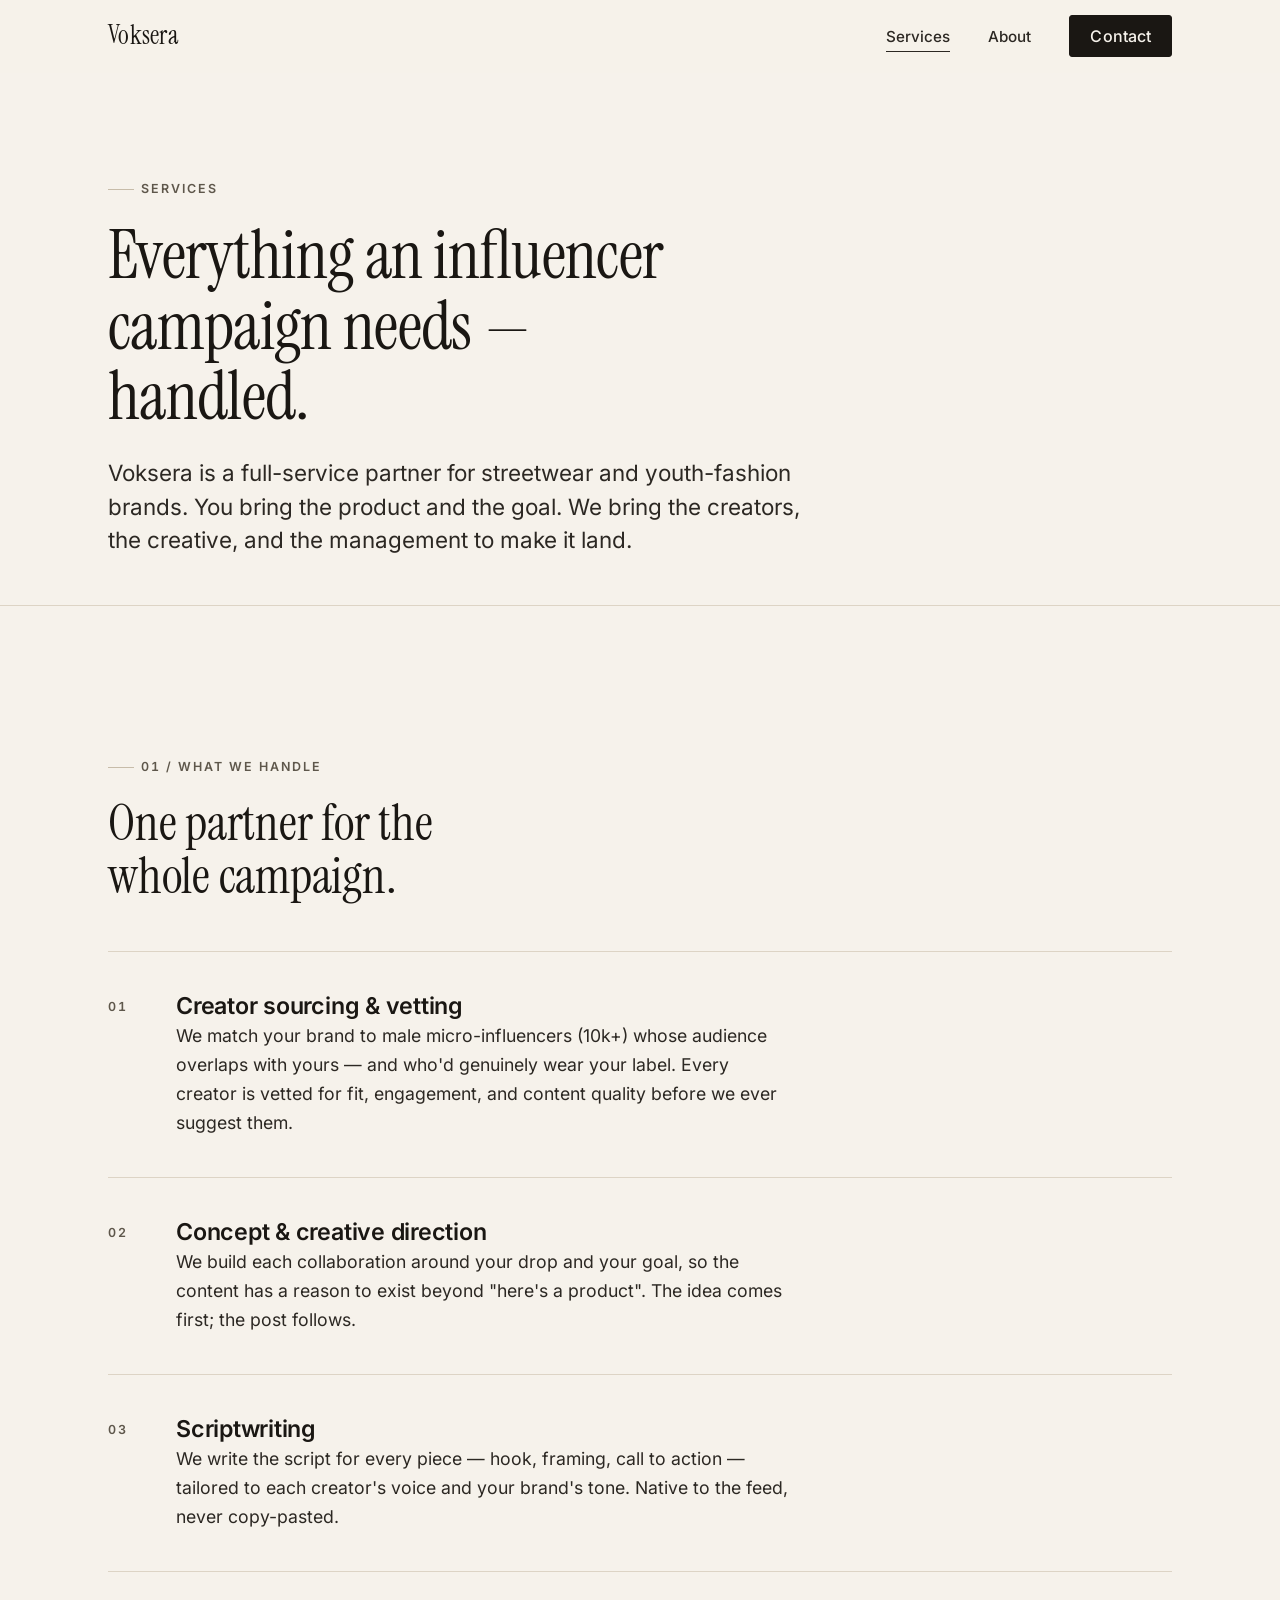
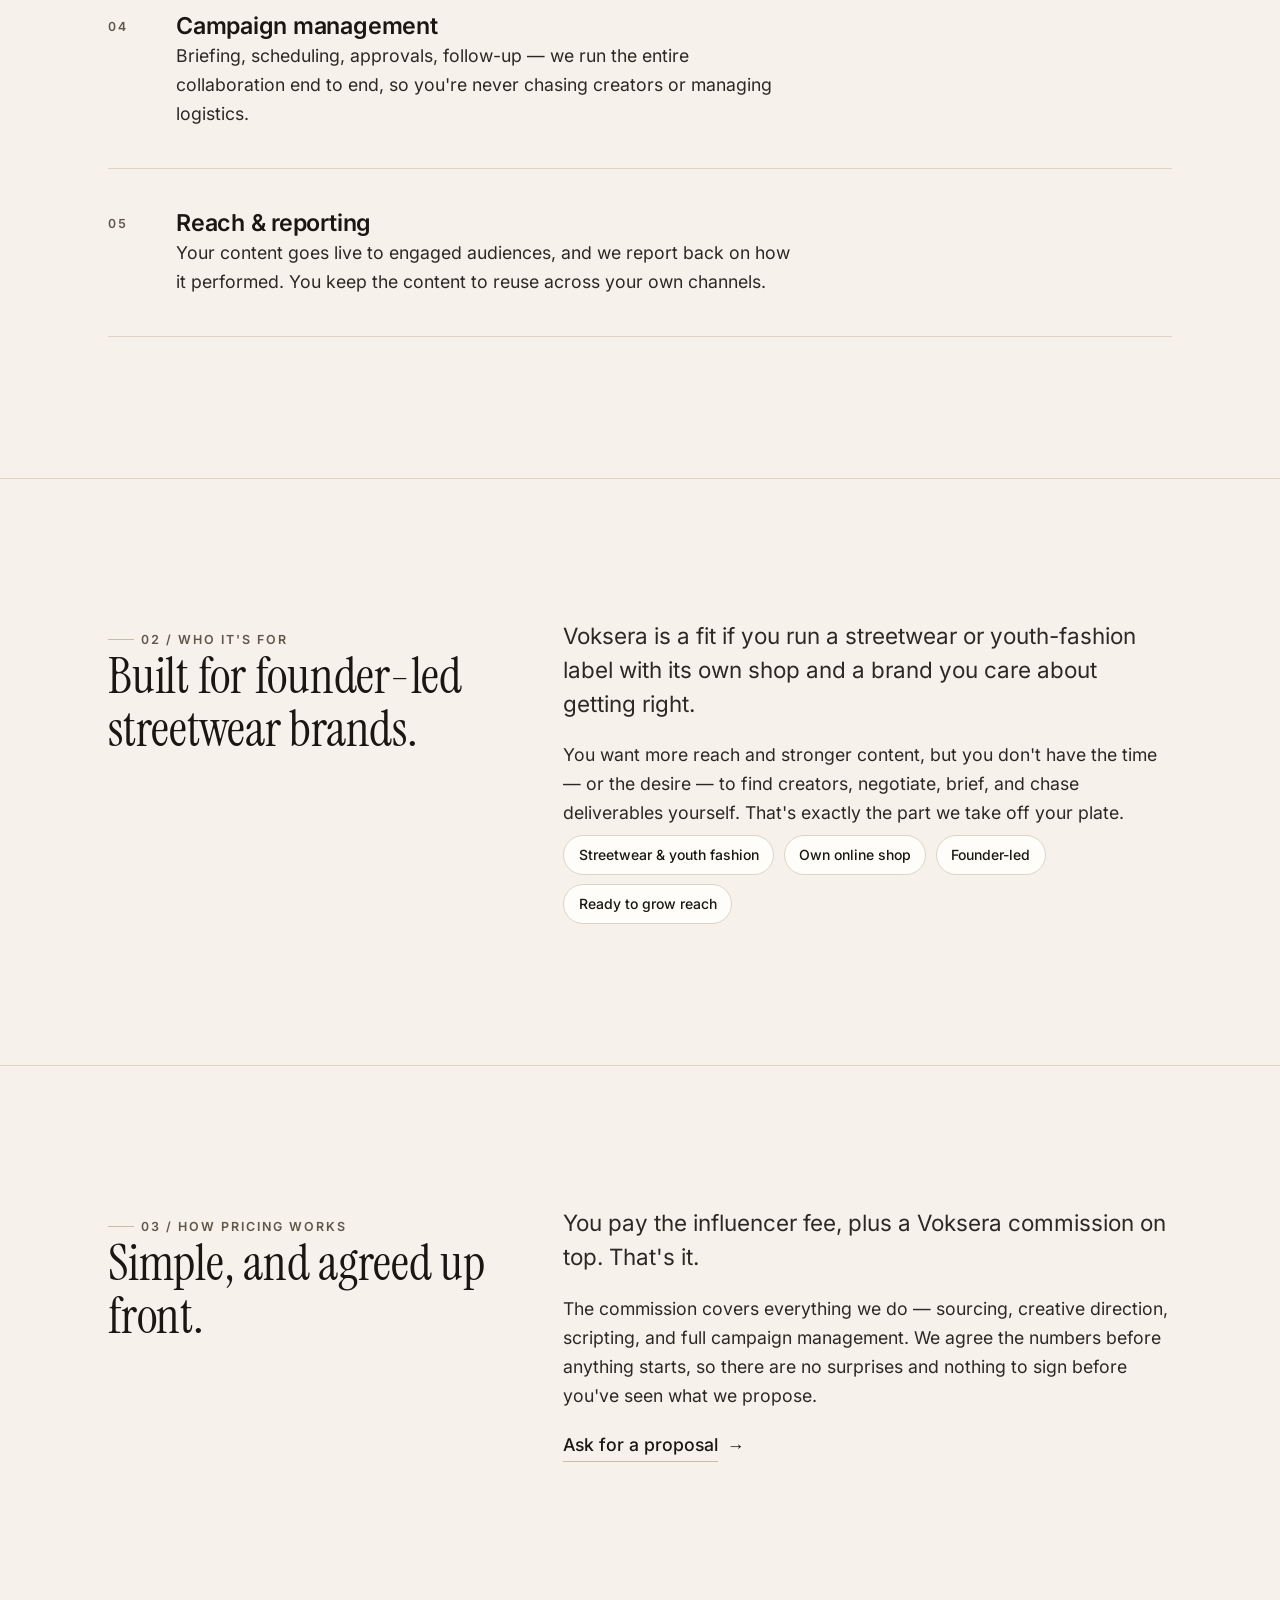
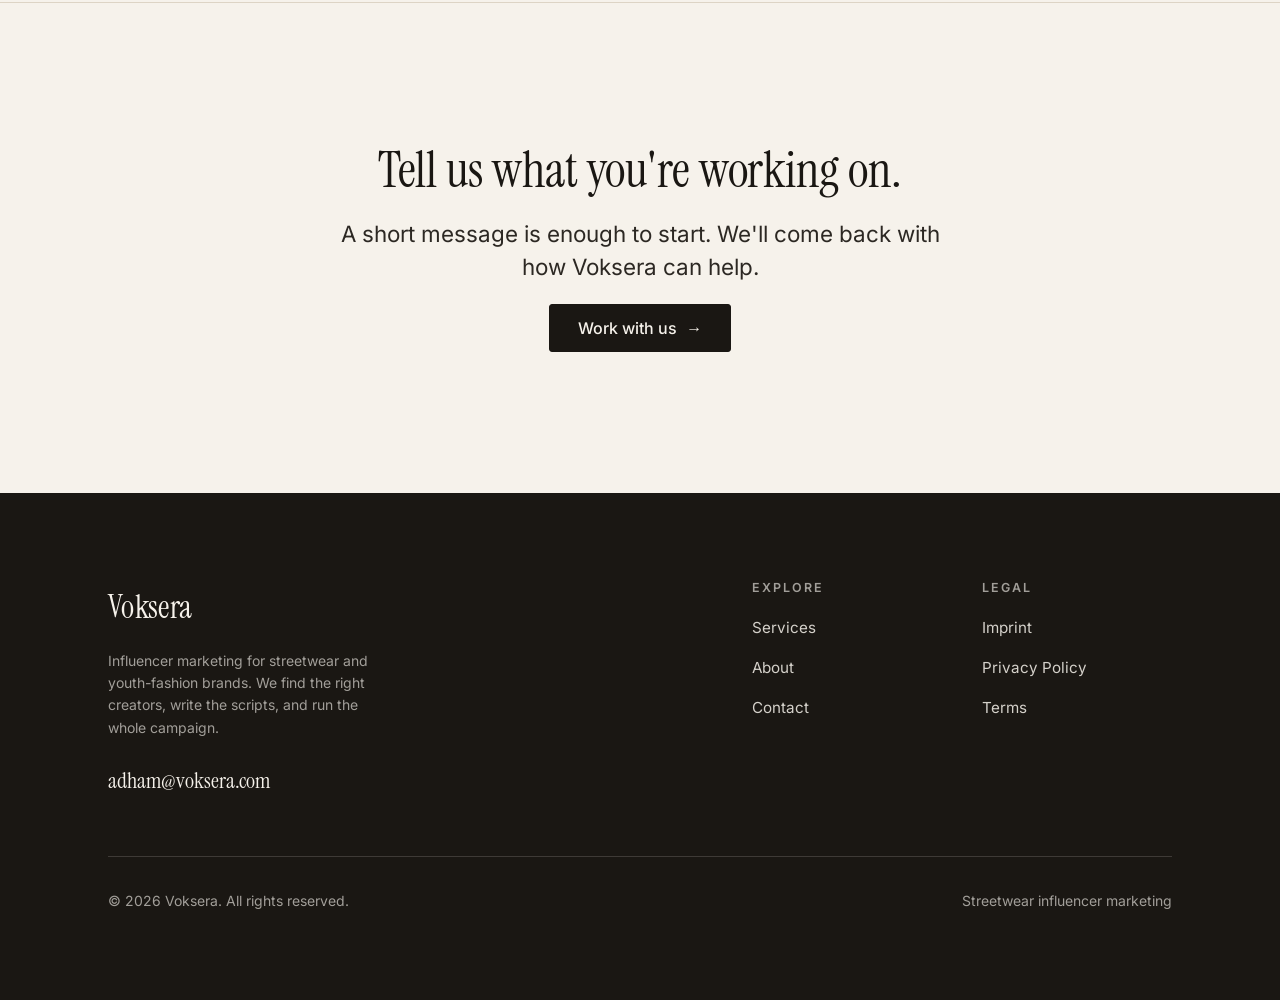
<file: services.html>
<!DOCTYPE html>
<html lang="en">
<head>
  <meta charset="utf-8">
  <meta name="viewport" content="width=device-width, initial-scale=1">
  <title>Services — Voksera</title>
  <meta name="description" content="Voksera's full-service influencer marketing for streetwear brands: creator sourcing and vetting, creative direction, scriptwriting, end-to-end campaign management, and reporting.">
  <meta name="theme-color" content="#f6f2eb">
  <link rel="icon" href="assets/favicon.svg" type="image/svg+xml">
  <link rel="canonical" href="https://voksera.com/services.html">

  <meta property="og:type" content="website">
  <meta property="og:site_name" content="Voksera">
  <meta property="og:title" content="Services — Voksera">
  <meta property="og:description" content="Full-service influencer marketing for streetwear brands: sourcing, creative direction, scripts, campaign management, and reporting.">
  <meta property="og:url" content="https://voksera.com/services.html">
  <meta name="twitter:card" content="summary_large_image">
  <meta name="twitter:title" content="Services — Voksera">
  <meta name="twitter:description" content="Full-service influencer marketing for streetwear brands.">

  <link rel="preload" href="fonts/instrument-serif-400.woff2" as="font" type="font/woff2" crossorigin>
  <link rel="preload" href="fonts/inter-variable.woff2" as="font" type="font/woff2" crossorigin>
  <link rel="stylesheet" href="css/styles.css">
</head>
<body>
  <a class="skip-link" href="#main">Skip to content</a>

  <header class="site-header">
    <div class="container">
      <nav class="nav" aria-label="Primary">
        <a class="brand" href="index.html">Voksera</a>
        <ul class="nav-links">
          <li><a href="services.html" aria-current="page">Services</a></li>
          <li><a href="about.html">About</a></li>
          <li><a class="btn" href="index.html#contact">Contact</a></li>
        </ul>
        <button class="nav-toggle" type="button" aria-label="Toggle navigation menu"
                aria-expanded="false" aria-controls="mobile-menu">
          <span></span><span></span><span></span>
        </button>
      </nav>
    </div>
  </header>

  <div class="mobile-menu" id="mobile-menu" aria-hidden="true">
    <nav aria-label="Mobile">
      <ul class="menu-links">
        <li><a href="services.html">Services</a></li>
        <li><a href="about.html">About</a></li>
        <li><a href="index.html#contact">Contact</a></li>
      </ul>
      <a class="btn btn--block" href="index.html#contact">Work with us</a>
      <div class="menu-footer">
        <a href="mailto:adham@voksera.com">adham@voksera.com</a>
        <a href="imprint.html">Imprint</a>
        <a href="privacy.html">Privacy</a>
        <a href="terms.html">Terms</a>
      </div>
    </nav>
  </div>

  <main id="main" tabindex="-1">

    <section class="page-head">
      <div class="container">
        <span class="eyebrow">Services</span>
        <h1>Everything an influencer campaign needs — handled.</h1>
        <p class="lead">
          Voksera is a full-service partner for streetwear and youth-fashion
          brands. You bring the product and the goal. We bring the creators, the
          creative, and the management to make it land.
        </p>
      </div>
    </section>

    <!-- The offering -->
    <section class="section section--hairline" id="offering">
      <div class="container">
        <div class="section-head">
          <span class="eyebrow eyebrow--index">01 / What we handle</span>
          <h2>One partner for the whole campaign.</h2>
        </div>
        <div class="offer">
          <div class="offer__row">
            <span class="num">01</span>
            <div>
              <h3>Creator sourcing &amp; vetting</h3>
              <p>We match your brand to male micro-influencers (10k+) whose audience overlaps with yours — and who'd genuinely wear your label. Every creator is vetted for fit, engagement, and content quality before we ever suggest them.</p>
            </div>
          </div>
          <div class="offer__row">
            <span class="num">02</span>
            <div>
              <h3>Concept &amp; creative direction</h3>
              <p>We build each collaboration around your drop and your goal, so the content has a reason to exist beyond "here's a product". The idea comes first; the post follows.</p>
            </div>
          </div>
          <div class="offer__row">
            <span class="num">03</span>
            <div>
              <h3>Scriptwriting</h3>
              <p>We write the script for every piece — hook, framing, call to action — tailored to each creator's voice and your brand's tone. Native to the feed, never copy-pasted.</p>
            </div>
          </div>
          <div class="offer__row">
            <span class="num">04</span>
            <div>
              <h3>Campaign management</h3>
              <p>Briefing, scheduling, approvals, follow-up — we run the entire collaboration end to end, so you're never chasing creators or managing logistics.</p>
            </div>
          </div>
          <div class="offer__row">
            <span class="num">05</span>
            <div>
              <h3>Reach &amp; reporting</h3>
              <p>Your content goes live to engaged audiences, and we report back on how it performed. You keep the content to reuse across your own channels.</p>
            </div>
          </div>
        </div>
      </div>
    </section>

    <!-- Who it's for -->
    <section class="section section--hairline" id="who">
      <div class="container">
        <div class="split">
          <div class="split__aside">
            <span class="eyebrow eyebrow--index">02 / Who it's for</span>
            <h2>Built for founder-led streetwear brands.</h2>
          </div>
          <div class="split__body">
            <p class="lead">
              Voksera is a fit if you run a streetwear or youth-fashion label with
              its own shop and a brand you care about getting right.
            </p>
            <p>
              You want more reach and stronger content, but you don't have the
              time — or the desire — to find creators, negotiate, brief, and chase
              deliverables yourself. That's exactly the part we take off your plate.
            </p>
            <ul class="tags">
              <li>Streetwear &amp; youth fashion</li>
              <li>Own online shop</li>
              <li>Founder-led</li>
              <li>Ready to grow reach</li>
            </ul>
          </div>
        </div>
      </div>
    </section>

    <!-- Pricing model -->
    <section class="section section--hairline" id="pricing">
      <div class="container">
        <div class="split">
          <div class="split__aside">
            <span class="eyebrow eyebrow--index">03 / How pricing works</span>
            <h2>Simple, and agreed up front.</h2>
          </div>
          <div class="split__body">
            <p class="lead">
              You pay the influencer fee, plus a Voksera commission on top. That's it.
            </p>
            <p>
              The commission covers everything we do — sourcing, creative direction,
              scripting, and full campaign management. We agree the numbers before
              anything starts, so there are no surprises and nothing to sign before
              you've seen what we propose.
            </p>
            <p>
              <a class="cta-inline" href="index.html#contact"><span>Ask for a proposal</span><span class="arrow" aria-hidden="true">→</span></a>
            </p>
          </div>
        </div>
      </div>
    </section>

    <!-- CTA -->
    <section class="section section--hairline">
      <div class="container">
        <div class="cta-band">
          <h2>Tell us what you're working on.</h2>
          <p class="lead">A short message is enough to start. We'll come back with how Voksera can help.</p>
          <a class="btn" href="index.html#contact">Work with us <span class="arrow" aria-hidden="true">→</span></a>
        </div>
      </div>
    </section>

  </main>

  <footer class="site-footer">
    <div class="container">
      <div class="footer-top">
        <div class="footer-brand">
          <div class="brand-mark">Voksera</div>
          <p>Influencer marketing for streetwear and youth-fashion brands. We find the right creators, write the scripts, and run the whole campaign.</p>
          <a class="footer-email" href="mailto:adham@voksera.com">adham@voksera.com</a>
        </div>
        <div class="footer-cols">
          <div class="footer-col">
            <h4>Explore</h4>
            <ul>
              <li><a href="services.html">Services</a></li>
              <li><a href="about.html">About</a></li>
              <li><a href="index.html#contact">Contact</a></li>
            </ul>
          </div>
          <div class="footer-col">
            <h4>Legal</h4>
            <ul>
              <li><a href="imprint.html">Imprint</a></li>
              <li><a href="privacy.html">Privacy Policy</a></li>
              <li><a href="terms.html">Terms</a></li>
            </ul>
          </div>
        </div>
      </div>
      <div class="footer-bottom">
        <span>© <span data-year>2026</span> Voksera. All rights reserved.</span>
        <span>Streetwear influencer marketing</span>
      </div>
    </div>
  </footer>

  <script src="js/main.js"></script>
</body>
</html>
</file>
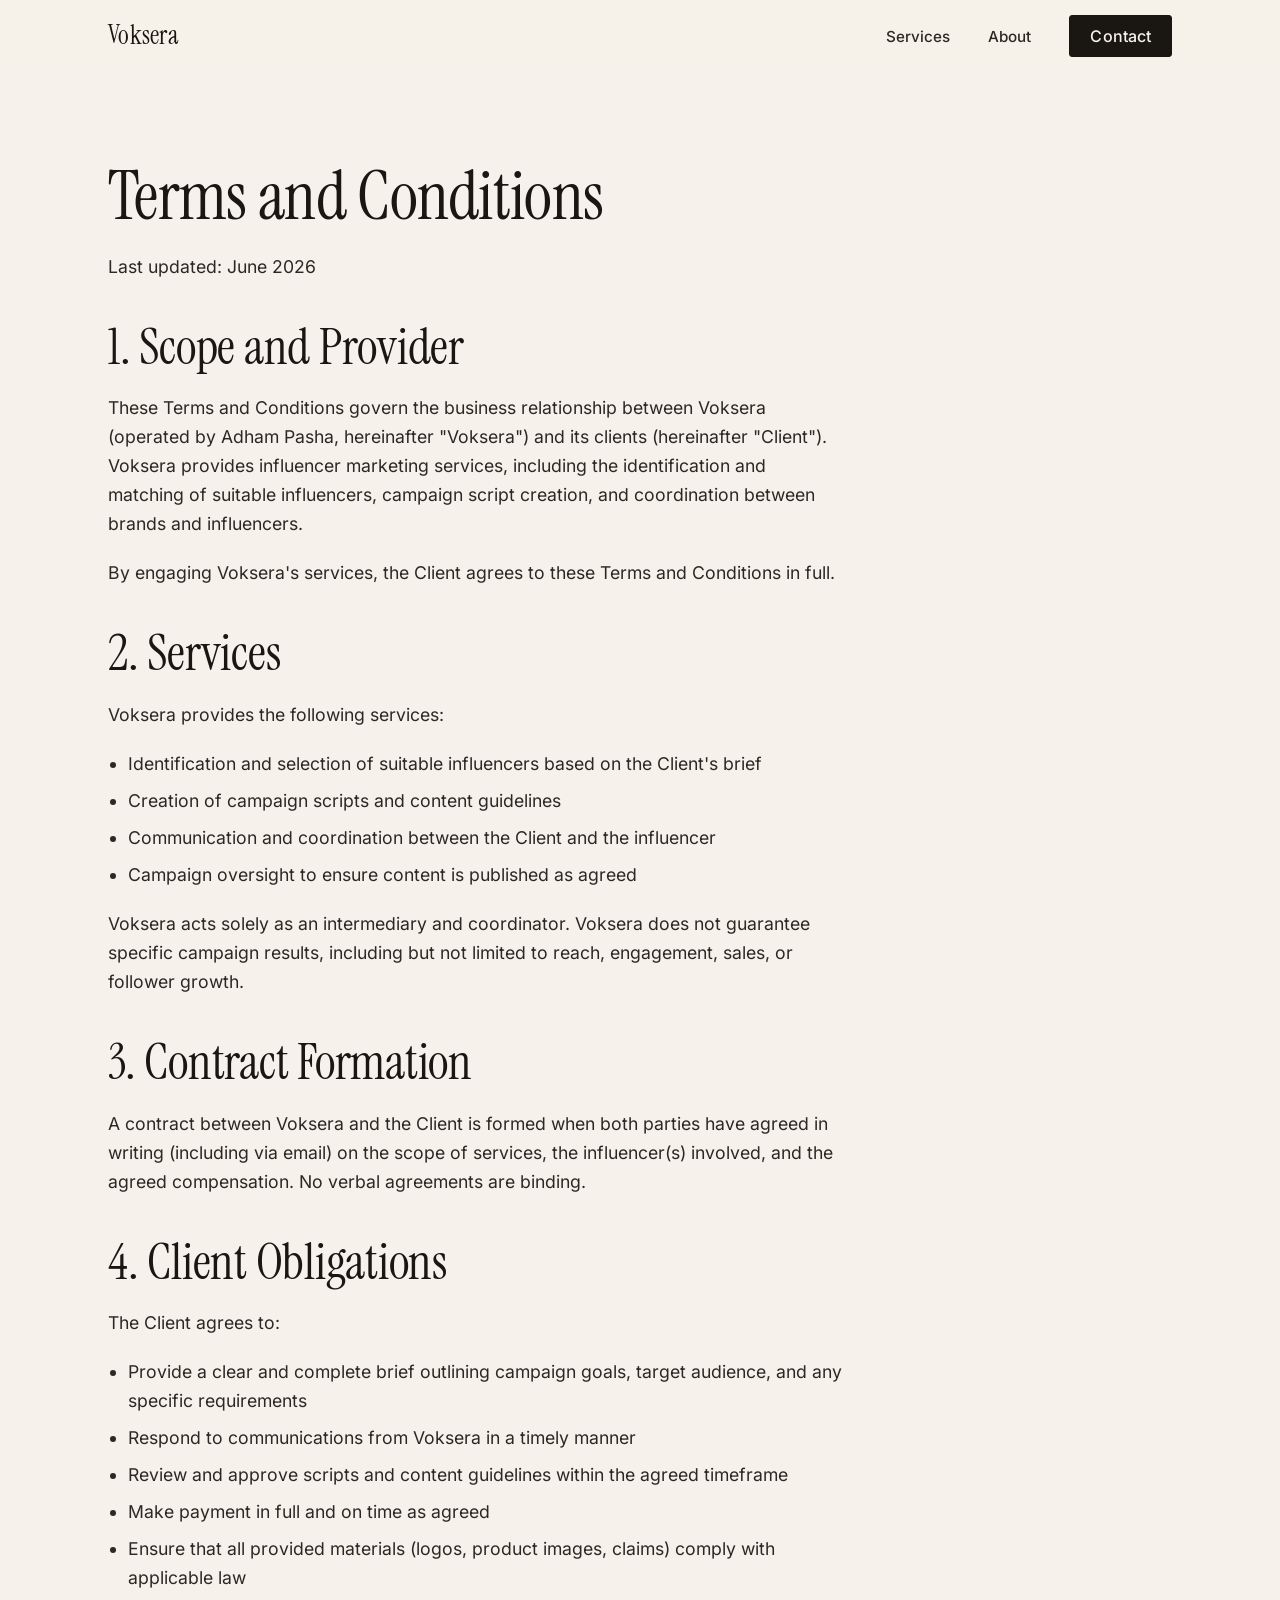
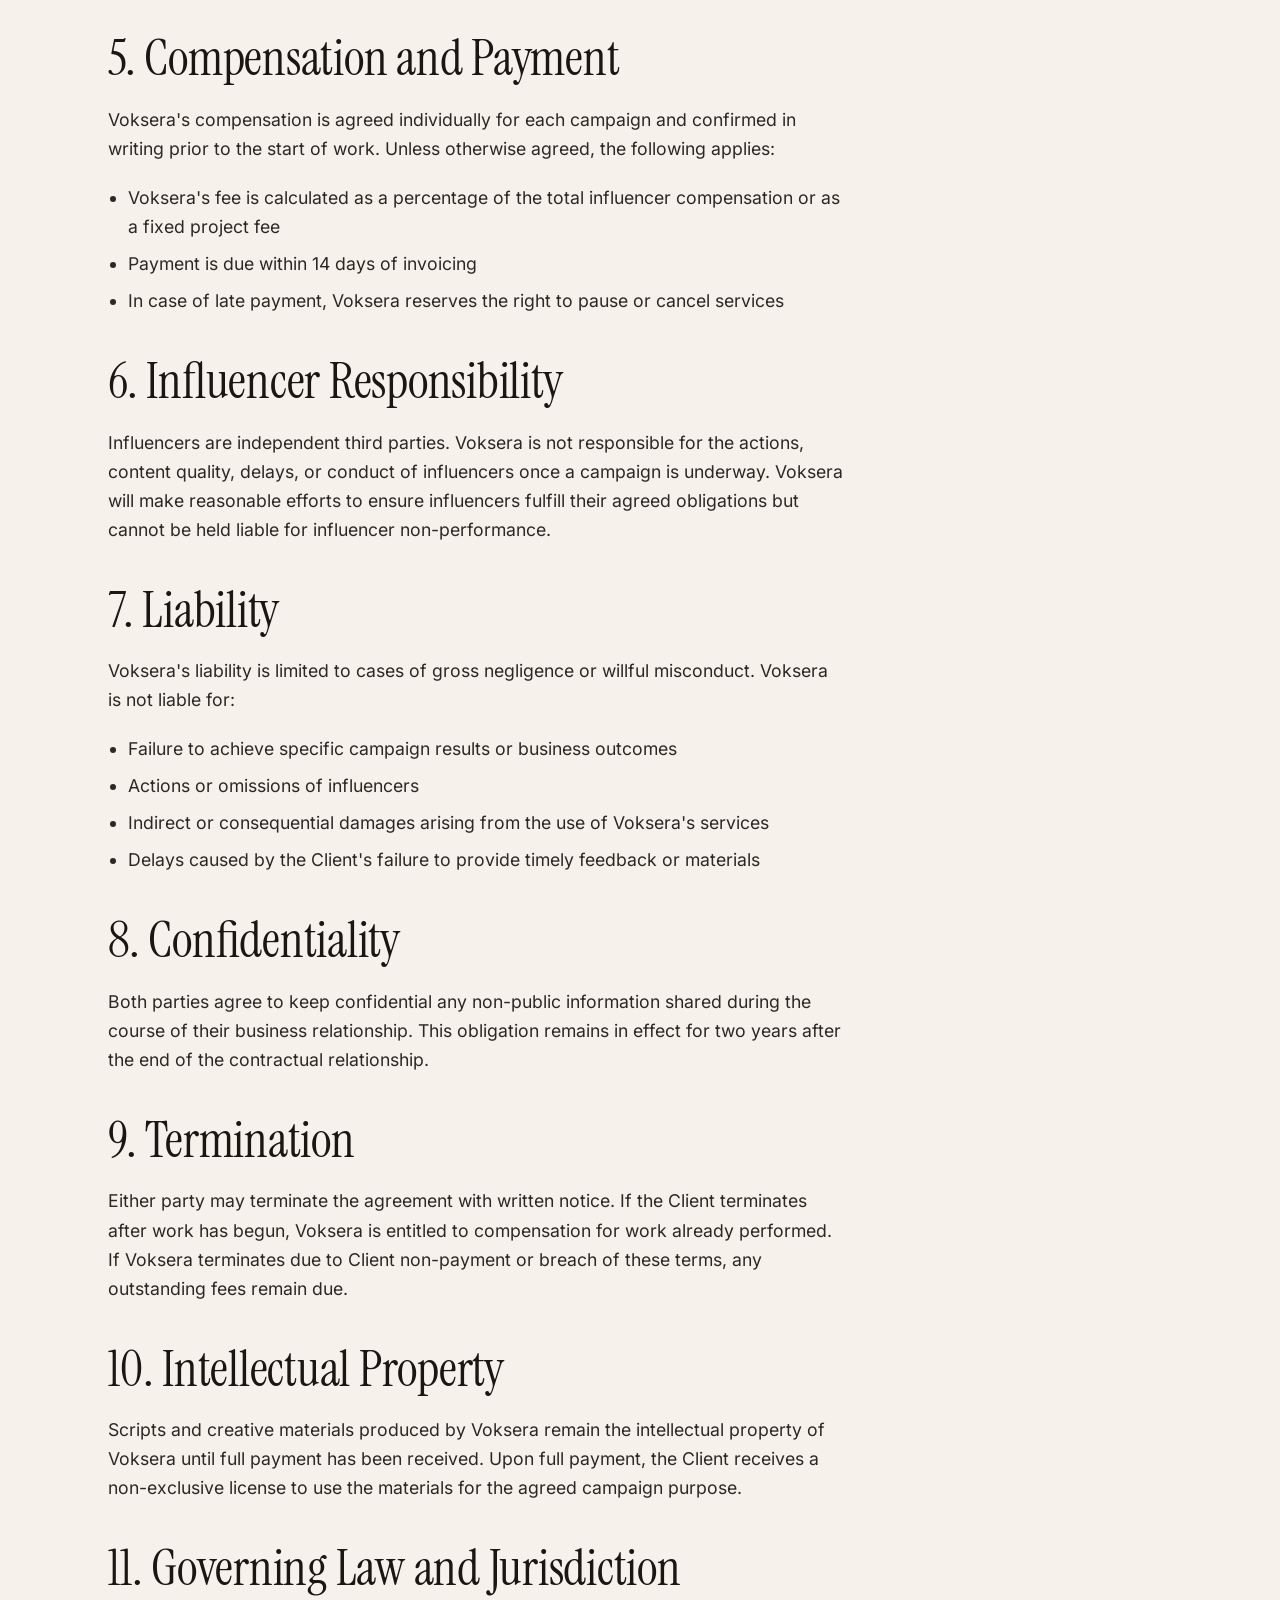
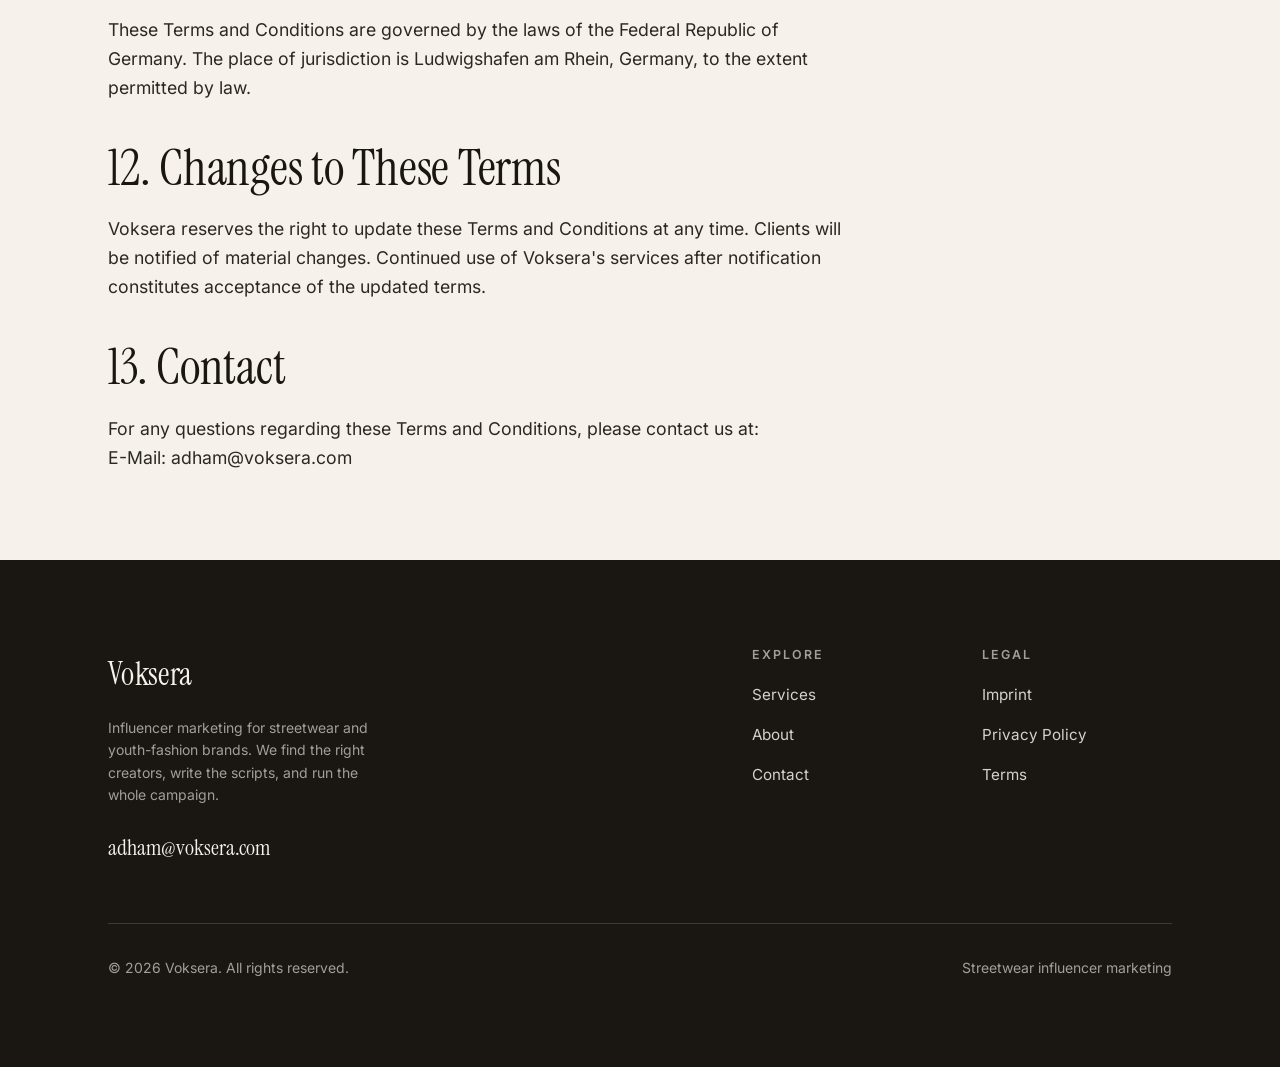
<file: terms.html>
<!DOCTYPE html>
<html lang="en">
<head>
  <meta charset="utf-8">
  <meta name="viewport" content="width=device-width, initial-scale=1">
  <title>Terms — Voksera</title>
  <meta name="description" content="Terms and Conditions for Voksera.">
  <meta name="robots" content="noindex">
  <meta name="theme-color" content="#f6f2eb">
  <link rel="icon" href="assets/favicon.svg" type="image/svg+xml">
  <link rel="canonical" href="https://voksera.com/terms.html">

  <link rel="preload" href="fonts/instrument-serif-400.woff2" as="font" type="font/woff2" crossorigin>
  <link rel="preload" href="fonts/inter-variable.woff2" as="font" type="font/woff2" crossorigin>
  <link rel="stylesheet" href="css/styles.css">
</head>
<body>
  <a class="skip-link" href="#main">Skip to content</a>

  <header class="site-header">
    <div class="container">
      <nav class="nav" aria-label="Primary">
        <a class="brand" href="index.html">Voksera</a>
        <ul class="nav-links">
          <li><a href="services.html">Services</a></li>
          <li><a href="about.html">About</a></li>
          <li><a class="btn" href="index.html#contact">Contact</a></li>
        </ul>
        <button class="nav-toggle" type="button" aria-label="Toggle navigation menu"
                aria-expanded="false" aria-controls="mobile-menu">
          <span></span><span></span><span></span>
        </button>
      </nav>
    </div>
  </header>

  <div class="mobile-menu" id="mobile-menu" aria-hidden="true">
    <nav aria-label="Mobile">
      <ul class="menu-links">
        <li><a href="services.html">Services</a></li>
        <li><a href="about.html">About</a></li>
        <li><a href="index.html#contact">Contact</a></li>
      </ul>
      <a class="btn btn--block" href="index.html#contact">Work with us</a>
      <div class="menu-footer">
        <a href="mailto:adham@voksera.com">adham@voksera.com</a>
        <a href="imprint.html">Imprint</a>
        <a href="privacy.html">Privacy</a>
        <a href="terms.html">Terms</a>
      </div>
    </nav>
  </div>

  <main id="main" tabindex="-1">
    <section class="section--tight">
      <div class="container">
        <div class="prose">

          <h1>Terms and Conditions</h1>
          <p>Last updated: June 2026</p>

          <h2>1. Scope and Provider</h2>
          <p>These Terms and Conditions govern the business relationship between Voksera (operated by Adham Pasha, hereinafter "Voksera") and its clients (hereinafter "Client"). Voksera provides influencer marketing services, including the identification and matching of suitable influencers, campaign script creation, and coordination between brands and influencers.</p>
          <p>By engaging Voksera's services, the Client agrees to these Terms and Conditions in full.</p>

          <h2>2. Services</h2>
          <p>Voksera provides the following services:</p>
          <ul>
            <li>Identification and selection of suitable influencers based on the Client's brief</li>
            <li>Creation of campaign scripts and content guidelines</li>
            <li>Communication and coordination between the Client and the influencer</li>
            <li>Campaign oversight to ensure content is published as agreed</li>
          </ul>
          <p>Voksera acts solely as an intermediary and coordinator. Voksera does not guarantee specific campaign results, including but not limited to reach, engagement, sales, or follower growth.</p>

          <h2>3. Contract Formation</h2>
          <p>A contract between Voksera and the Client is formed when both parties have agreed in writing (including via email) on the scope of services, the influencer(s) involved, and the agreed compensation. No verbal agreements are binding.</p>

          <h2>4. Client Obligations</h2>
          <p>The Client agrees to:</p>
          <ul>
            <li>Provide a clear and complete brief outlining campaign goals, target audience, and any specific requirements</li>
            <li>Respond to communications from Voksera in a timely manner</li>
            <li>Review and approve scripts and content guidelines within the agreed timeframe</li>
            <li>Make payment in full and on time as agreed</li>
            <li>Ensure that all provided materials (logos, product images, claims) comply with applicable law</li>
          </ul>

          <h2>5. Compensation and Payment</h2>
          <p>Voksera's compensation is agreed individually for each campaign and confirmed in writing prior to the start of work. Unless otherwise agreed, the following applies:</p>
          <ul>
            <li>Voksera's fee is calculated as a percentage of the total influencer compensation or as a fixed project fee</li>
            <li>Payment is due within 14 days of invoicing</li>
            <li>In case of late payment, Voksera reserves the right to pause or cancel services</li>
          </ul>

          <h2>6. Influencer Responsibility</h2>
          <p>Influencers are independent third parties. Voksera is not responsible for the actions, content quality, delays, or conduct of influencers once a campaign is underway. Voksera will make reasonable efforts to ensure influencers fulfill their agreed obligations but cannot be held liable for influencer non-performance.</p>

          <h2>7. Liability</h2>
          <p>Voksera's liability is limited to cases of gross negligence or willful misconduct. Voksera is not liable for:</p>
          <ul>
            <li>Failure to achieve specific campaign results or business outcomes</li>
            <li>Actions or omissions of influencers</li>
            <li>Indirect or consequential damages arising from the use of Voksera's services</li>
            <li>Delays caused by the Client's failure to provide timely feedback or materials</li>
          </ul>

          <h2>8. Confidentiality</h2>
          <p>Both parties agree to keep confidential any non-public information shared during the course of their business relationship. This obligation remains in effect for two years after the end of the contractual relationship.</p>

          <h2>9. Termination</h2>
          <p>Either party may terminate the agreement with written notice. If the Client terminates after work has begun, Voksera is entitled to compensation for work already performed. If Voksera terminates due to Client non-payment or breach of these terms, any outstanding fees remain due.</p>

          <h2>10. Intellectual Property</h2>
          <p>Scripts and creative materials produced by Voksera remain the intellectual property of Voksera until full payment has been received. Upon full payment, the Client receives a non-exclusive license to use the materials for the agreed campaign purpose.</p>

          <h2>11. Governing Law and Jurisdiction</h2>
          <p>These Terms and Conditions are governed by the laws of the Federal Republic of Germany. The place of jurisdiction is Ludwigshafen am Rhein, Germany, to the extent permitted by law.</p>

          <h2>12. Changes to These Terms</h2>
          <p>Voksera reserves the right to update these Terms and Conditions at any time. Clients will be notified of material changes. Continued use of Voksera's services after notification constitutes acceptance of the updated terms.</p>

          <h2>13. Contact</h2>
          <p>For any questions regarding these Terms and Conditions, please contact us at:<br>
          E-Mail: adham@voksera.com</p>

        </div>
      </div>
    </section>
  </main>

  <footer class="site-footer">
    <div class="container">
      <div class="footer-top">
        <div class="footer-brand">
          <div class="brand-mark">Voksera</div>
          <p>Influencer marketing for streetwear and youth-fashion brands. We find the right creators, write the scripts, and run the whole campaign.</p>
          <a class="footer-email" href="mailto:adham@voksera.com">adham@voksera.com</a>
        </div>
        <div class="footer-cols">
          <div class="footer-col">
            <h4>Explore</h4>
            <ul>
              <li><a href="services.html">Services</a></li>
              <li><a href="about.html">About</a></li>
              <li><a href="index.html#contact">Contact</a></li>
            </ul>
          </div>
          <div class="footer-col">
            <h4>Legal</h4>
            <ul>
              <li><a href="imprint.html">Imprint</a></li>
              <li><a href="privacy.html">Privacy Policy</a></li>
              <li><a href="terms.html">Terms</a></li>
            </ul>
          </div>
        </div>
      </div>
      <div class="footer-bottom">
        <span>© <span data-year>2026</span> Voksera. All rights reserved.</span>
        <span>Streetwear influencer marketing</span>
      </div>
    </div>
  </footer>

  <script src="js/main.js"></script>
</body>
</html>
</file>
<file: css/styles.css>
/* =============================================================================
   Voksera — styles.css
   A single, dependency-free stylesheet. Mobile-first.

   Contents
   1.  Fonts (self-hosted — see /fonts, no third-party CDN for GDPR reasons)
   2.  Design tokens (:root)
   3.  Reset & base
   4.  Typography
   5.  Layout primitives (container, section, eyebrow, rules)
   6.  Buttons & links
   7.  Site header / navigation + mobile menu
   8.  Hero
   9.  Content sections (what / why / how / services / about)
   10. Contact + form
   11. Footer
   12. Accessibility helpers & reduced motion
   ========================================================================== */

/* 1. Fonts ----------------------------------------------------------------- */
/* Self-hosted on purpose: loading fonts from Google's CDN transmits visitor
   IP addresses to Google and is a known GDPR problem in Germany. These files
   live in /fonts and are served from the same origin — no third-party calls. */

@font-face {
  font-family: "Inter";
  font-style: normal;
  font-weight: 100 900;            /* variable font: covers all weights */
  font-display: swap;
  src: url("../fonts/inter-variable.woff2") format("woff2");
}

@font-face {
  font-family: "Instrument Serif";
  font-style: normal;
  font-weight: 400;
  font-display: swap;
  src: url("../fonts/instrument-serif-400.woff2") format("woff2");
}

@font-face {
  font-family: "Instrument Serif";
  font-style: italic;
  font-weight: 400;
  font-display: swap;
  src: url("../fonts/instrument-serif-400-italic.woff2") format("woff2");
}

/* 2. Design tokens --------------------------------------------------------- */
:root {
  /* Colour — warm, light, editorial. One restrained near-black accent. */
  --paper:        #f6f2eb;   /* page background: warm off-white / beige     */
  --paper-2:      #fffdf9;   /* raised surfaces: cards, inputs              */
  --sand:         #ece4d6;   /* subtle alternate fill                       */
  --ink:          #1a1713;   /* near-black (warm): headlines, buttons       */
  --ink-soft:     #2c2823;   /* body copy                                   */
  --muted:        #5e574b;   /* labels, captions, secondary text            */
  --line:         #ddd4c5;   /* hairlines                                   */
  --line-strong:  #c7bca9;

  /* On the dark footer */
  --paper-dim:    rgba(246, 242, 235, 0.62);
  --line-invert:  rgba(246, 242, 235, 0.16);

  /* Type */
  --serif: "Instrument Serif", "Iowan Old Style", "Palatino Linotype", Palatino,
           Georgia, "Times New Roman", serif;
  --sans:  "Inter", -apple-system, BlinkMacSystemFont, "Segoe UI", Roboto,
           Helvetica, Arial, sans-serif;

  /* Spacing & metrics */
  --container:        72rem;   /* 1152px */
  --container-narrow: 46rem;   /* 736px  */
  --gutter:  clamp(1.25rem, 5vw, 2.75rem);
  --section: clamp(4.5rem, 11vw, 9rem);
  --header-h: 4.5rem;
  --radius: 3px;

  /* Fluid type scale */
  --fs-display: clamp(2.85rem, 1.7rem + 5.6vw, 6rem);
  --fs-h1:      clamp(2.4rem, 1.6rem + 3.6vw, 4.25rem);
  --fs-h2:      clamp(1.95rem, 1.4rem + 2.4vw, 3.1rem);
  --fs-h3:      clamp(1.2rem, 1.05rem + 0.6vw, 1.45rem);
  --fs-lead:    clamp(1.15rem, 1.02rem + 0.6vw, 1.4rem);
  --fs-body:    clamp(1rem, 0.97rem + 0.18vw, 1.1rem);
  --fs-small:   0.875rem;
  --fs-eyebrow: 0.78rem;
  --numeral:    clamp(2.5rem, 1.8rem + 3vw, 3.75rem);
}

/* 3. Reset & base ---------------------------------------------------------- */
*, *::before, *::after { box-sizing: border-box; }

* { margin: 0; }

html {
  -webkit-text-size-adjust: 100%;
  scroll-behavior: smooth;
  text-size-adjust: 100%;
}

body {
  font-family: var(--sans);
  font-size: var(--fs-body);
  line-height: 1.65;
  color: var(--ink-soft);
  background: var(--paper);
  -webkit-font-smoothing: antialiased;
  -moz-osx-font-smoothing: grayscale;
  overflow-x: hidden;            /* belt-and-braces against side scroll */
  text-rendering: optimizeLegibility;
  font-feature-settings: "kern", "liga", "calt";
}

img, svg, video { display: block; max-width: 100%; height: auto; }

/* Anything we jump to clears the sticky header */
[id] { scroll-margin-top: calc(var(--header-h) + clamp(0.5rem, 2vw, 1.5rem)); }

/* 4. Typography ------------------------------------------------------------ */
h1, h2, h3, h4 {
  font-weight: 400;
  line-height: 1.08;
  color: var(--ink);
  overflow-wrap: break-word;
}

.display {
  font-family: var(--serif);
  font-size: var(--fs-display);
  line-height: 1.0;
  letter-spacing: -0.01em;
}

h1 { font-family: var(--serif); font-size: var(--fs-h1); letter-spacing: -0.01em; line-height: 1.04; }
h2 { font-family: var(--serif); font-size: var(--fs-h2); letter-spacing: -0.005em; line-height: 1.06; }
h3 { font-family: var(--sans); font-size: var(--fs-h3); font-weight: 600; line-height: 1.25; letter-spacing: -0.01em; }

p { overflow-wrap: break-word; }

.lead {
  font-size: var(--fs-lead);
  line-height: 1.5;
  color: var(--ink-soft);
}

.muted { color: var(--muted); }

strong, b { font-weight: 600; }
em { font-style: italic; }

/* 5. Layout primitives ----------------------------------------------------- */
.container {
  width: 100%;
  max-width: var(--container);
  margin-inline: auto;
  padding-inline: var(--gutter);
}

.container--narrow { max-width: var(--container-narrow); }

.section { padding-block: var(--section); }
.section--tight { padding-block: clamp(3rem, 7vw, 5.5rem); }
.section--hairline { border-top: 1px solid var(--line); }
.section--sand { background: var(--sand); }

/* Eyebrow / kicker label */
.eyebrow {
  display: inline-flex;
  align-items: center;
  gap: 0.6em;
  font-size: var(--fs-eyebrow);
  font-weight: 600;
  letter-spacing: 0.16em;
  text-transform: uppercase;
  color: var(--muted);
}
.eyebrow::before {
  content: "";
  width: 1.6rem;
  height: 1px;
  background: var(--line-strong);
}
.eyebrow--index { font-variant-numeric: tabular-nums; }

/* Section header block (label + heading), used across pages */
.section-head { max-width: 38ch; }
.section-head .eyebrow { margin-bottom: 1.25rem; }
.section-head h2 + p { margin-top: 1.25rem; }

.hr {
  border: 0;
  border-top: 1px solid var(--line);
  margin-block: 0;
}

/* 6. Buttons & links ------------------------------------------------------- */
a { color: inherit; }

.text-link {
  color: var(--ink);
  text-decoration: underline;
  text-decoration-thickness: 1px;
  text-underline-offset: 0.18em;
  text-decoration-color: var(--line-strong);
  transition: text-decoration-color 0.2s ease, color 0.2s ease;
}
.text-link:hover { text-decoration-color: currentColor; }

.btn {
  display: inline-flex;
  align-items: center;
  justify-content: center;
  gap: 0.55em;
  min-height: 3rem;                 /* comfortable tap target */
  padding: 0.9em 1.7em;
  font-family: var(--sans);
  font-size: 1rem;
  font-weight: 500;
  line-height: 1;
  letter-spacing: 0.005em;
  text-decoration: none;
  white-space: nowrap;
  color: var(--paper);
  background: var(--ink);
  border: 1px solid var(--ink);
  border-radius: var(--radius);
  cursor: pointer;
  transition: transform 0.15s ease, background-color 0.2s ease,
              color 0.2s ease, box-shadow 0.2s ease;
}
.btn:hover {
  background: #322c25;
  border-color: #322c25;
  transform: translateY(-1px);
  box-shadow: 0 8px 22px -12px rgba(26, 23, 19, 0.55);
}
.btn:active { transform: translateY(0); }

.btn--ghost {
  color: var(--ink);
  background: transparent;
  border-color: var(--line-strong);
  box-shadow: none;
}
.btn--ghost:hover {
  background: transparent;
  border-color: var(--ink);
  color: var(--ink);
  box-shadow: none;
}

.btn--block { width: 100%; }

.btn .arrow { transition: transform 0.2s ease; }
.btn:hover .arrow { transform: translateX(3px); }

/* Inline "→" link used under sections */
.cta-inline {
  display: inline-flex;
  align-items: center;
  gap: 0.5em;
  font-weight: 500;
  color: var(--ink);
  text-decoration: none;
}
.cta-inline .arrow { transition: transform 0.2s ease; }
.cta-inline:hover .arrow { transform: translateX(4px); }
.cta-inline span:first-child {
  border-bottom: 1px solid var(--line-strong);
  padding-bottom: 2px;
  transition: border-color 0.2s ease;
}
.cta-inline:hover span:first-child { border-color: var(--ink); }

/* 7. Header / nav ---------------------------------------------------------- */
.site-header {
  position: sticky;
  top: 0;
  z-index: 100;
  background: var(--paper);   /* fallback for browsers without color-mix */
  background: color-mix(in srgb, var(--paper) 82%, transparent);
  -webkit-backdrop-filter: saturate(180%) blur(12px);
  backdrop-filter: saturate(180%) blur(12px);
  border-bottom: 1px solid transparent;
  transition: border-color 0.25s ease, background-color 0.25s ease;
}
.site-header.is-scrolled {
  border-bottom-color: var(--line);
  background: color-mix(in srgb, var(--paper) 92%, transparent);
}

.nav {
  display: flex;
  align-items: center;
  justify-content: space-between;
  min-height: var(--header-h);
  gap: 1rem;
}

.brand {
  font-family: var(--serif);
  font-size: 1.6rem;
  line-height: 1;
  letter-spacing: 0.01em;
  color: var(--ink);
  text-decoration: none;
  padding-block: 0.25rem;        /* taller hit area */
}
.brand:hover { color: var(--ink); }

.nav-links {
  display: none;                 /* hidden on mobile; shown ≥768px */
  align-items: center;
  gap: clamp(1.5rem, 3vw, 2.75rem);
  list-style: none;
  padding: 0;
}
.nav-links a:not(.btn) {
  font-size: 0.95rem;
  font-weight: 500;
  color: var(--ink-soft);
  text-decoration: none;
  padding-block: 0.5rem;
  position: relative;
  transition: color 0.2s ease;
}
.nav-links a:not(.btn)::after {
  content: "";
  position: absolute;
  left: 0;
  bottom: 0.15rem;
  width: 100%;
  height: 1px;
  background: currentColor;
  transform: scaleX(0);
  transform-origin: left;
  transition: transform 0.25s ease;
}
.nav-links a:not(.btn):hover { color: var(--ink); }
.nav-links a:not(.btn):hover::after,
.nav-links a[aria-current="page"]::after { transform: scaleX(1); }
.nav-links .btn { padding: 0.65em 1.25em; min-height: 2.6rem; }

/* Hamburger */
.nav-toggle {
  display: inline-flex;
  flex-direction: column;
  justify-content: center;
  gap: 5px;
  width: 2.75rem;
  height: 2.75rem;
  padding: 0;
  background: transparent;
  border: 0;
  cursor: pointer;
  color: var(--ink);
}
.nav-toggle span {
  display: block;
  width: 24px;
  height: 1.5px;
  margin-inline: auto;
  background: currentColor;
  transition: transform 0.3s ease, opacity 0.2s ease;
}
body.menu-open { overflow: hidden; }   /* lock background scroll while menu is open */
body.menu-open .nav-toggle span:nth-child(1) { transform: translateY(6.5px) rotate(45deg); }
body.menu-open .nav-toggle span:nth-child(2) { opacity: 0; }
body.menu-open .nav-toggle span:nth-child(3) { transform: translateY(-6.5px) rotate(-45deg); }

/* Mobile menu overlay */
.mobile-menu {
  position: fixed;
  inset: 0;
  z-index: 90;
  display: flex;
  flex-direction: column;
  padding: calc(var(--header-h) + 2rem) var(--gutter) 2.5rem;
  background: var(--paper);
  opacity: 0;
  visibility: hidden;
  transform: translateY(-0.5rem);
  transition: opacity 0.28s ease, transform 0.28s ease, visibility 0s linear 0.28s;
  overflow-y: auto;
}
body.menu-open .mobile-menu {
  opacity: 1;
  visibility: visible;
  transform: translateY(0);
  transition: opacity 0.28s ease, transform 0.28s ease;
}
.mobile-menu nav { display: flex; flex-direction: column; flex: 1 1 auto; }
.mobile-menu ul { list-style: none; padding: 0; }
.mobile-menu .menu-links a {
  display: block;
  font-family: var(--serif);
  font-size: clamp(2rem, 9vw, 2.75rem);
  line-height: 1.1;
  color: var(--ink);
  text-decoration: none;
  padding: 0.4em 0;
  border-bottom: 1px solid var(--line);
}
.mobile-menu .menu-footer {
  margin-top: auto;
  padding-top: 2rem;
  display: flex;
  flex-wrap: wrap;
  gap: 0.5rem 1.5rem;
  font-size: var(--fs-small);
  color: var(--muted);
}
.mobile-menu .menu-footer a { color: var(--muted); text-decoration: none; }
.mobile-menu .menu-footer a:hover { color: var(--ink); }
.mobile-menu .btn { margin-top: 1.75rem; }

/* 8. Hero ------------------------------------------------------------------ */
.hero { padding-block: clamp(3.5rem, 9vw, 7.5rem) var(--section); }
.hero .eyebrow { margin-bottom: 1.5rem; }
.hero h1 {
  font-family: var(--serif);
  font-size: var(--fs-display);
  line-height: 1.0;
  letter-spacing: -0.015em;
  max-width: 16ch;
}
.hero .lead {
  margin-top: 1.75rem;
  max-width: 46ch;
  color: var(--ink-soft);
}
.hero-actions {
  margin-top: 2.5rem;
  display: flex;
  flex-wrap: wrap;
  align-items: center;
  gap: 1rem 1.5rem;
}
.hero-meta {
  margin-top: clamp(3rem, 8vw, 5rem);
  padding-top: 1.5rem;
  border-top: 1px solid var(--line);
  display: flex;
  flex-wrap: wrap;
  gap: 0.75rem 2rem;
  font-size: var(--fs-small);
  letter-spacing: 0.04em;
  color: var(--muted);
}
.hero-meta span { display: inline-flex; align-items: center; gap: 0.6em; }
.hero-meta span::before {
  content: "";
  width: 5px; height: 5px;
  border-radius: 50%;
  background: var(--line-strong);
}

/* 9. Content sections ------------------------------------------------------ */

/* Generic two-column "label left / content right" editorial split */
.split {
  display: grid;
  gap: clamp(2rem, 5vw, 4rem);
}
.split__aside .lead { margin-top: 1.25rem; }
.split__body > * + * { margin-top: 1.25rem; }

/* Inline list of inclusions */
.tags {
  display: flex;
  flex-wrap: wrap;
  gap: 0.6rem;
  list-style: none;
  padding: 0;
  margin-top: 0.5rem;
}
.tags li {
  font-size: var(--fs-small);
  font-weight: 500;
  color: var(--ink);
  padding: 0.45rem 0.9rem;
  border: 1px solid var(--line);
  border-radius: 999px;
  background: var(--paper-2);
}

/* "Why" — numbered editorial columns */
.why-grid {
  display: grid;
  gap: clamp(2.25rem, 5vw, 3rem);
  margin-top: clamp(2.5rem, 6vw, 4rem);
}
.why-item { display: flex; flex-direction: column; gap: 0.9rem; padding-top: 1.5rem; border-top: 1px solid var(--line); }
.why-item h3 { color: var(--ink); }
.why-item p { color: var(--ink-soft); }

/* "How it works" — numbered steps */
.steps {
  display: grid;
  gap: clamp(2rem, 4vw, 2.5rem);
  margin-top: clamp(2.5rem, 6vw, 4rem);
  list-style: none;
  padding: 0;
  margin-left: 0;
}
.step { padding-top: 1.5rem; border-top: 1px solid var(--ink); }
.step .num {
  font-family: var(--serif);
  font-size: var(--numeral);
  line-height: 1;
  color: var(--ink);
  font-variant-numeric: tabular-nums;
  display: block;
  margin-bottom: 1rem;
}
.step h3 { margin-bottom: 0.5rem; }
.step p { color: var(--ink-soft); }

/* Services — offering rows */
.offer {
  display: grid;
  gap: 0;
  margin-top: clamp(2rem, 5vw, 3rem);
}
.offer__row {
  display: grid;
  gap: 0.6rem 3rem;
  padding-block: clamp(1.75rem, 4vw, 2.5rem);
  border-top: 1px solid var(--line);
}
.offer__row:last-child { border-bottom: 1px solid var(--line); }
.offer__row .num {
  font-size: var(--fs-eyebrow);
  font-weight: 600;
  letter-spacing: 0.16em;
  color: var(--muted);
  font-variant-numeric: tabular-nums;
  padding-top: 0.35rem;
}
.offer__row h3 { color: var(--ink); }
.offer__row p { color: var(--ink-soft); max-width: 56ch; }

/* Generic prose block (about, legal) */
.prose { max-width: var(--container-narrow); }
.prose > * + * { margin-top: 1.25rem; }
.prose h2 { margin-top: 2.5rem; }
.prose h3 { margin-top: 2rem; margin-bottom: -0.25rem; }
.prose h4 { margin-top: 1.5rem; margin-bottom: -0.5rem; font-family: var(--sans); font-weight: 600; font-size: 1.05rem; line-height: 1.4; color: var(--ink); }
.prose p, .prose li { color: var(--ink-soft); }
.prose ul, .prose ol { padding-left: 1.25rem; }
.prose li + li { margin-top: 0.5rem; }
.prose a { color: var(--ink); text-underline-offset: 0.18em; }

/* About — signature */
.signature {
  font-family: var(--serif);
  font-style: italic;
  font-size: 1.5rem;
  color: var(--ink);
  margin-top: 2.5rem;
}
.signature span { display: block; font-style: normal; font-size: var(--fs-small); font-family: var(--sans); color: var(--muted); margin-top: 0.35rem; letter-spacing: 0.04em; }

/* Pull quote */
.pullquote {
  font-family: var(--serif);
  font-size: clamp(1.6rem, 1.1rem + 2.2vw, 2.6rem);
  line-height: 1.18;
  color: var(--ink);
  max-width: 22ch;
}

/* 10. Contact + form ------------------------------------------------------- */
.contact-grid { display: grid; gap: clamp(2.5rem, 6vw, 4.5rem); align-items: start; }
.contact-aside .lead { margin-top: 1.25rem; max-width: 34ch; }
.contact-direct {
  margin-top: 2rem;
  padding-top: 1.5rem;
  border-top: 1px solid var(--line);
}
.contact-direct .label {
  font-size: var(--fs-eyebrow);
  font-weight: 600;
  letter-spacing: 0.16em;
  text-transform: uppercase;
  color: var(--muted);
  display: block;
  margin-bottom: 0.5rem;
}
.contact-direct a {
  font-family: var(--serif);
  font-size: clamp(1.35rem, 1.1rem + 1.4vw, 1.9rem);
  color: var(--ink);
  text-decoration: none;
  word-break: break-word;
}
.contact-direct a:hover { text-decoration: underline; text-underline-offset: 0.15em; }

.form { display: grid; gap: 1.1rem; }
.form-row { display: grid; gap: 1.1rem; }   /* fields stack on mobile, side-by-side on wide screens */
.field { display: grid; gap: 0.4rem; }
.field label {
  font-size: var(--fs-small);
  font-weight: 500;
  color: var(--ink);
}
.field label .req { color: var(--muted); font-weight: 400; }
.field input,
.field textarea {
  width: 100%;
  min-height: 3rem;
  padding: 0.8rem 0.95rem;
  font-family: var(--sans);
  font-size: 1rem;            /* ≥16px stops iOS zoom-on-focus */
  line-height: 1.5;
  color: var(--ink);
  background: var(--paper-2);
  border: 1px solid var(--line-strong);
  border-radius: var(--radius);
  transition: border-color 0.2s ease, box-shadow 0.2s ease;
  -webkit-appearance: none;
  appearance: none;
}
.field textarea { min-height: 8.5rem; resize: vertical; }
.field input::placeholder,
.field textarea::placeholder { color: #9a9082; }
.field input:focus,
.field textarea:focus {
  outline: none;
  border-color: var(--ink);
  box-shadow: 0 0 0 3px rgba(26, 23, 19, 0.12);
}
.form .btn { margin-top: 0.5rem; width: 100%; }   /* full-width on mobile; becomes auto ≥768px */

/* Honeypot — hide from humans, leave for bots (clip pattern: no off-screen overflow) */
.hp {
  position: absolute;
  width: 1px; height: 1px;
  padding: 0; margin: -1px;
  overflow: hidden;
  clip: rect(0, 0, 0, 0);
  white-space: nowrap;
  border: 0;
}

/* Form status message (shown by JS) */
.form-status {
  margin-top: 0.25rem;
  padding: 0.9rem 1.1rem;
  border-radius: var(--radius);
  font-size: var(--fs-small);
  line-height: 1.5;
  border: 1px solid var(--line);
}
.form-status[hidden] { display: none; }
.form-status.is-success { background: #eef3ec; border-color: #c9d8c2; color: #2f4a2c; }
.form-status.is-error   { background: #f7eee9; border-color: #e2c7b8; color: #6b3a25; }
.form-status.is-info    { background: var(--paper-2); border-color: var(--line-strong); color: var(--ink-soft); }

/* 11. Footer --------------------------------------------------------------- */
.site-footer {
  background: var(--ink);
  color: var(--paper);
  padding-block: clamp(3.5rem, 8vw, 5.5rem);
}
.footer-top {
  display: grid;
  gap: clamp(2.5rem, 6vw, 3.5rem);
  padding-bottom: clamp(2.5rem, 6vw, 3.5rem);
  border-bottom: 1px solid var(--line-invert);
}
.footer-brand .brand-mark {
  font-family: var(--serif);
  font-size: 2rem;
  color: var(--paper);
  letter-spacing: 0.01em;
}
.footer-brand p {
  margin-top: 1rem;
  max-width: 30ch;
  color: var(--paper-dim);
  font-size: var(--fs-small);
  line-height: 1.6;
}
.footer-brand .footer-email {
  display: inline-block;
  margin-top: 1.5rem;
  font-family: var(--serif);
  font-size: 1.4rem;
  color: var(--paper);
  text-decoration: none;
  word-break: break-word;
}
.footer-brand .footer-email:hover { text-decoration: underline; text-underline-offset: 0.15em; }

.footer-cols { display: grid; gap: 2.5rem; }
.footer-col h4 {
  font-family: var(--sans);
  font-size: var(--fs-eyebrow);
  font-weight: 600;
  letter-spacing: 0.16em;
  text-transform: uppercase;
  color: var(--paper-dim);
  margin-bottom: 1.1rem;
}
.footer-col ul { list-style: none; padding: 0; display: grid; gap: 0.7rem; }
.footer-col a {
  color: var(--paper);
  text-decoration: none;
  font-size: 0.95rem;
  opacity: 0.85;
  transition: opacity 0.2s ease;
}
.footer-col a:hover { opacity: 1; text-decoration: underline; text-underline-offset: 0.18em; }

.footer-bottom {
  display: flex;
  flex-wrap: wrap;
  gap: 0.75rem 1.5rem;
  justify-content: space-between;
  align-items: center;
  padding-top: 2rem;
  font-size: var(--fs-small);
  color: var(--paper-dim);
}
.footer-bottom > span:last-child { color: var(--paper-dim); }

/* Build note callout on template (legal) pages */
.build-note {
  display: flex;
  gap: 0.75rem;
  margin-bottom: clamp(2rem, 5vw, 3rem);
  padding: 1rem 1.15rem;
  border: 1px dashed var(--line-strong);
  border-radius: var(--radius);
  background: var(--paper-2);
  font-size: var(--fs-small);
  line-height: 1.55;
  color: var(--muted);
}
.build-note strong { color: var(--ink); }
.placeholder {
  background: #fbf0d8;
  border-bottom: 1px dashed #cda94a;
  padding: 0 0.2em;
  font-style: normal;
  color: #6b531a;
  overflow-wrap: break-word;   /* long placeholder sentences must wrap, never overflow */
}

/* Centered call-to-action band (sub-pages) */
.cta-band {
  max-width: 48rem;
  margin-inline: auto;
  text-align: center;
  display: grid;
  gap: 1.25rem;
  justify-items: center;
}
.cta-band .lead { max-width: 44ch; }

.page-head { padding-block: clamp(3.5rem, 9vw, 6rem) clamp(2rem, 5vw, 3rem); }
.page-head .eyebrow { margin-bottom: 1.25rem; }
.page-head h1 { max-width: 18ch; }
.page-head .lead { margin-top: 1.5rem; max-width: 50ch; }

/* 12. Accessibility helpers ------------------------------------------------ */
.skip-link {
  position: absolute;
  left: 0.5rem;
  top: -100%;
  z-index: 200;
  padding: 0.75rem 1.1rem;
  background: var(--ink);
  color: var(--paper);
  border-radius: var(--radius);
  text-decoration: none;
  transition: top 0.2s ease;
}
.skip-link:focus { top: 0.5rem; }

.visually-hidden {
  position: absolute !important;
  width: 1px; height: 1px;
  padding: 0; margin: -1px;
  overflow: hidden;
  clip: rect(0, 0, 0, 0);
  white-space: nowrap;
  border: 0;
}

:where(a, button, input, textarea, [tabindex]):focus-visible {
  outline: 2px solid var(--ink);
  outline-offset: 2px;
  border-radius: 2px;
}
.site-footer :focus-visible { outline-color: var(--paper); }

/* =============================================================================
   Responsive — mobile-first; the rules above are the small-screen baseline.
   ========================================================================== */

/* ≥600px — small tablets / large phones landscape */
@media (min-width: 600px) {
  .why-grid { grid-template-columns: repeat(2, minmax(0, 1fr)); }
  .footer-cols { grid-template-columns: repeat(2, minmax(0, 1fr)); max-width: 22rem; }
  .offer__row { grid-template-columns: auto 1fr; }
}

/* ≥768px — tablet: real nav appears, layouts go multi-column */
@media (min-width: 768px) {
  .nav-toggle { display: none; }
  .nav-links { display: flex; }
  .mobile-menu { display: none; }

  .split { grid-template-columns: minmax(0, 0.9fr) minmax(0, 1.4fr); }
  .split__aside { position: sticky; top: calc(var(--header-h) + 2rem); }

  .steps { grid-template-columns: repeat(2, minmax(0, 1fr)); }

  .contact-grid { grid-template-columns: minmax(0, 1fr) minmax(0, 1.2fr); }
  .contact-aside { position: sticky; top: calc(var(--header-h) + 2rem); }
  .form .btn { width: auto; justify-self: start; padding-inline: 2.25rem; }

  .footer-top { grid-template-columns: minmax(0, 1.4fr) minmax(0, 1fr); }
  .footer-cols { grid-template-columns: repeat(2, minmax(0, 1fr)); max-width: none; }
}

/* ≥1024px — laptop: widest layouts */
@media (min-width: 1024px) {
  .why-grid { grid-template-columns: repeat(3, minmax(0, 1fr)); }
  .steps { grid-template-columns: repeat(4, minmax(0, 1fr)); }
  .form-row { grid-template-columns: 1fr 1fr; }
}

/* ≥1440px — large desktop: a touch more air, container already capped */
@media (min-width: 1440px) {
  :root { --section: clamp(6rem, 9vw, 10rem); }
}

/* Hover-capable pointers only — avoid sticky-hover on touch */
@media (hover: none) {
  .btn:hover { transform: none; box-shadow: none; background: var(--ink); border-color: var(--ink); }
}

/* Reduced motion */
@media (prefers-reduced-motion: reduce) {
  html { scroll-behavior: auto; }
  *, *::before, *::after {
    animation-duration: 0.001ms !important;
    animation-iteration-count: 1 !important;
    transition-duration: 0.001ms !important;
    scroll-behavior: auto !important;
  }
}
</file>
